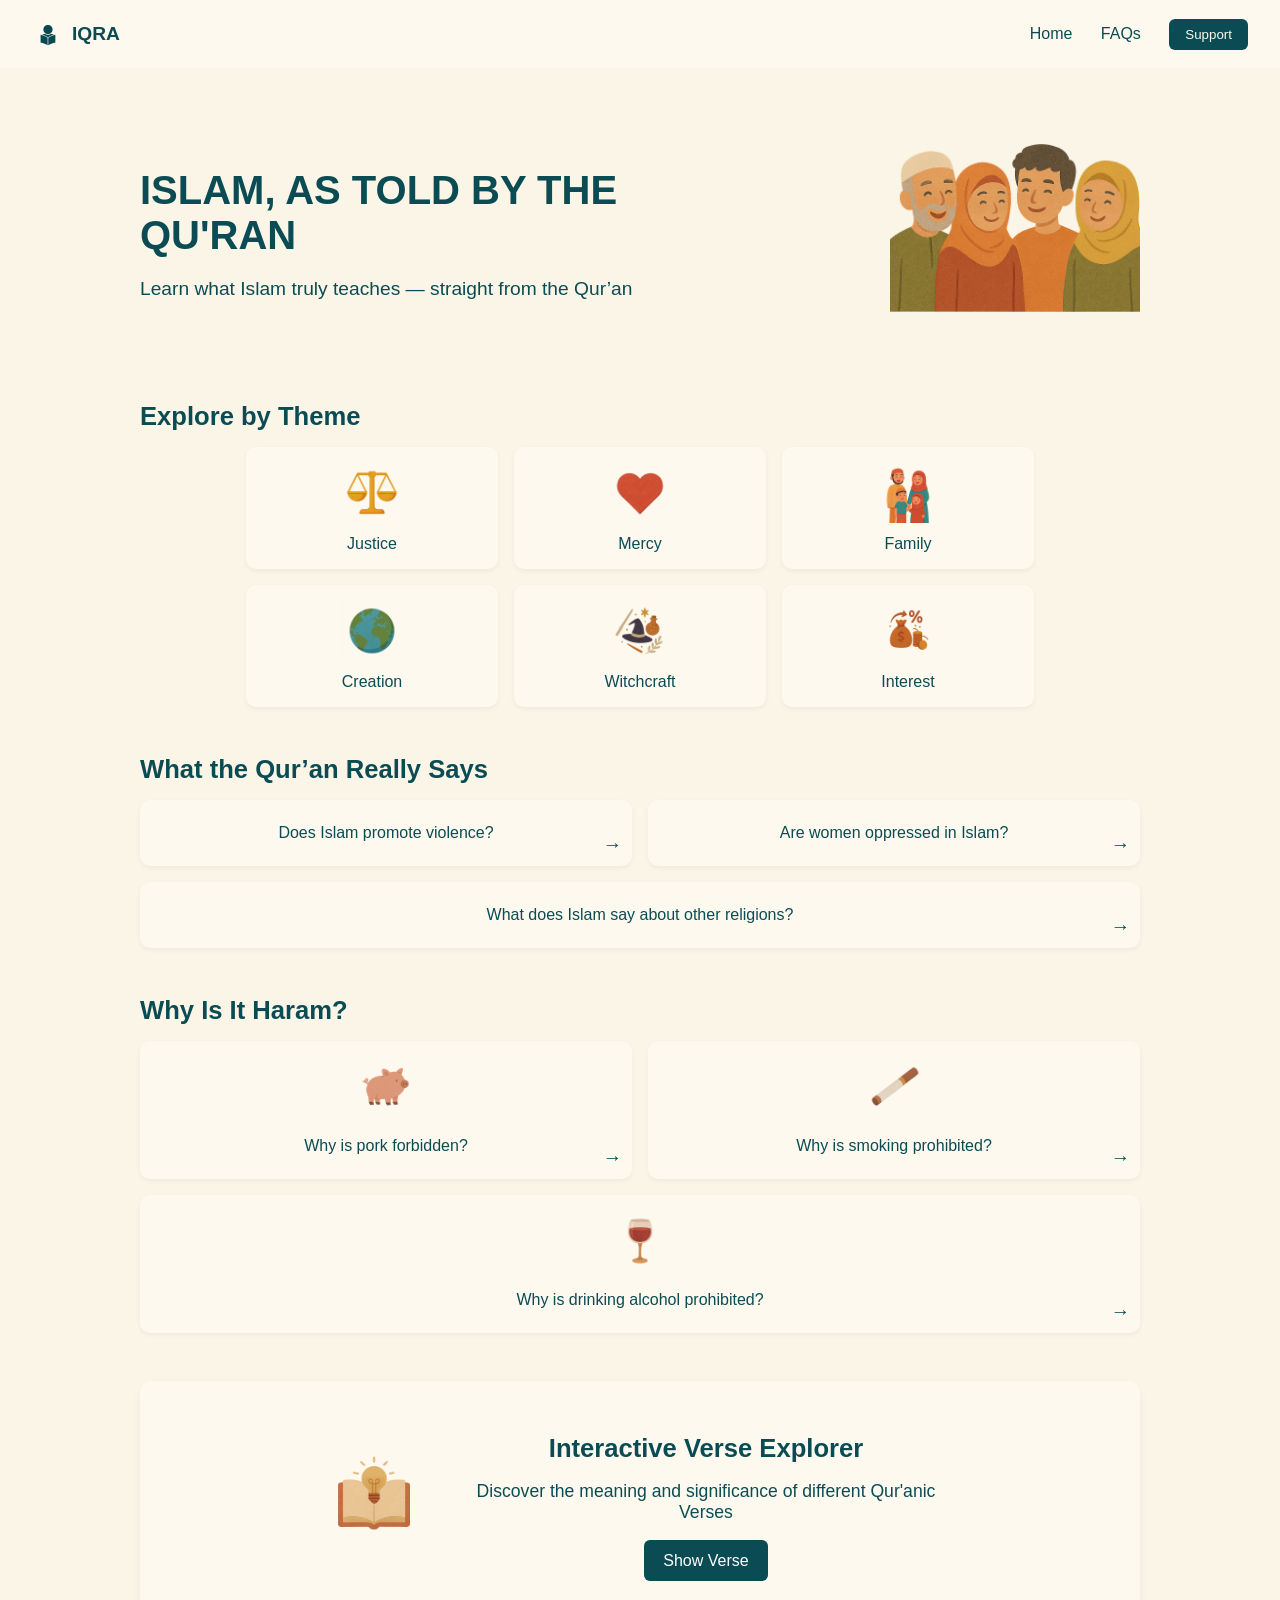
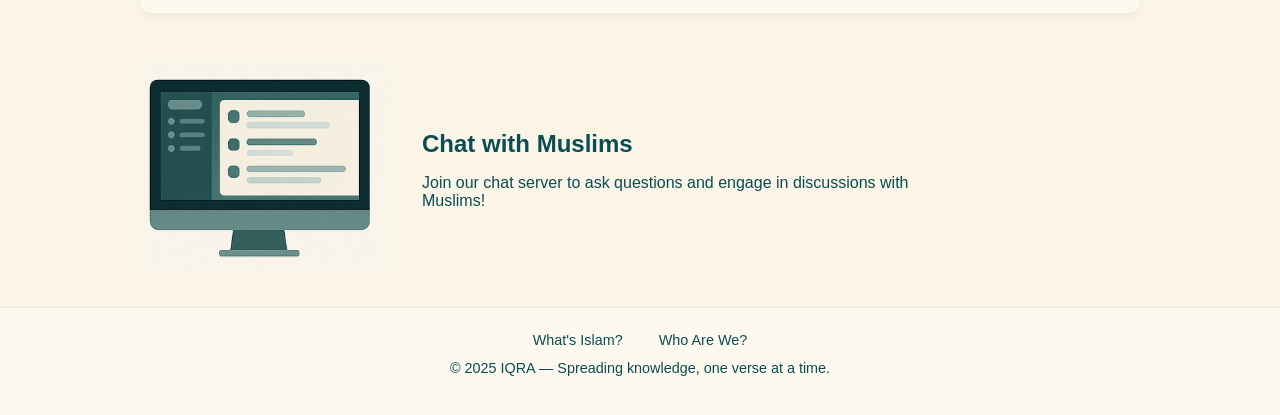
<file: index.html>
<!DOCTYPE html>
<html lang="en">
<head>
  <meta charset="UTF-8">
  <meta name="viewport" content="width=device-width, initial-scale=1.0">
  <title>IQRA</title>
  <link rel="stylesheet" href="./style.css">
</head>
<body>
  <header class="site-header">
    
    <div class="logo">
      <img src="./assets/images/logo.png" alt="IQRA Logo" class="logo-img">
      IQRA
    </div>    

    <nav>
      <a href="#">Home</a>
      <a href="#">FAQs</a> 
      <button class="support">Support</button>
    </nav>
  </header>

  <main class="container">
    <section class="hero">
      <div class="text-content">
        <h1>ISLAM, AS TOLD BY THE QU'RAN</h1>
        <p>Learn what Islam truly teaches — straight from the Qur’an</p>
      </div>
      <div class="image-content">
        <img src="./assets/images/muslims2.png" alt="Illustration of a Muslim woman holding the Qur'an">
      </div>
    </section>

    <!-- Explore by Theme Section -->
    <section class="themes">
      <h2>Explore by Theme</h2>
      <div class="theme-cards">
    
        <a href="justice.html" class="card">
          <div class="icon">
            <img src="./assets/images/scale2.png" alt="Illustration of a scale">
          </div>
          <p>Justice</p>
        </a>
    
        <a href="mercy.html" class="card">
          <div class="icon">
            <img src="./assets/images/heart2.png" alt="Illustration of a heart">
          </div>
          <p>Mercy</p>
        </a>
    
        <a href="family.html" class="card">
          <div class="icon">
            <img src="./assets/images/familyFront.png" alt="Illustration of a hijabi lady">
          </div>
          <p>Family</p>
        </a>
    
        <a href="creation.html" class="card">
          <div class="icon">
            <img src="./assets/images/environment2.png" alt="Illustration of the globe">
          </div>
          <p>Creation</p>
        </a>

<!-- Magic Card -->
<a href="witchcraft.html" class="card">
  <div class="icon">
    <img src="./assets/images/witchcraft.png" alt="Illustration of witchcraft">
  </div>
  <p>Witchcraft</p>
</a>

<!-- Interest Card -->
<a href="interest.html" class="card">
  <div class="icon">
    <img src="./assets/images/interest.png" alt="Illustration of a lightbulb or book">
  </div>
  <p>Interest</p>
</a>





    
      </div>
    </section>

    <!-- What the Qur’an Really Says Section -->

<section class="quran-says">
  <h2>What the Qur’an Really Says</h2>
  <div class="question-cards">
    <a href="violence.html" class="card">
      <div class="icon"></div>
      <p>Does Islam promote violence?</p>
      <span class="arrow">→</span>
    </a>
    <a href="women.html" class="card">
      <div class="icon"></div>
      <p>Are women oppressed in Islam?</p>
      <span class="arrow">→</span>
    </a>
    <a href="otherBooks.html" class="card">
      <div class="icon"></div>
      <p>What does Islam say about other religions?</p>
      <span class="arrow">→</span>
    </a>
  </div>
</section>


    <!-- Why Is It Haram Section -->
    <section class="questions">
      <h2>Why Is It Haram?</h2>
      <div class="question-cards">
    
        <a href="pork.html" class="card">
          <div class="icon">
            <img src="./assets/images/pig2.png" alt="Illustration of a pig">
          </div>
          <p>Why is pork forbidden?</p>
          <span class="arrow">→</span>
        </a>
    
        <a href="smoking.html" class="card">
          <div class="icon">
            <img src="./assets/images/cig.png" alt="Illustration of a cigarette">
          </div>
          <p>Why is smoking prohibited?</p>
          <span class="arrow">→</span>
        </a>
    
        <a href="alcohol.html" class="card">
          <div class="icon">
            <img src="./assets/images/wine.png" alt="Illustration of an alcoholic drink">
          </div>
          <p>Why is drinking alcohol prohibited?</p>
          <span class="arrow">→</span>
        </a>
    
      </div>
    </section>
    

    <!-- Random Verse Generator Section -->
    <section class="random-verse">
      <div class="verse-icon">
        <img src="./assets/images/insight.png" alt="Verse icon">
      </div>
      <div class="verse-text">
        <h2>Interactive Verse Explorer</h2>
        <p id="verse-text">Discover the meaning and significance of different Qur'anic Verses</p>
        <p id="verse-explanation"></p>
        <button onclick="showVerse()">Show Verse</button>
      </div>
    </section>
    
    
    <script>
      const verses = [
  {
    text: "Indeed, with hardship comes ease. (94:6)",
    explanation: "This verse reassures that after every difficulty, relief and ease will follow. It's repeated twice in the surah for emphasis."
  },
  {
    text: "God does not burden a soul beyond what it can bear. (2:286)",
    explanation: "Allah reminds us that we will never be tested with more than we can handle, encouraging patience and strength."
  },
  {
    text: "Say, 'My Lord has commanded justice.' (7:29)",
    explanation: "The Qur’an places a strong emphasis on fairness and moral responsibility, rooted in divine guidance."
  }
];

    
function showVerse() {
  const box = document.getElementById("verse-text");
  const explain = document.getElementById("verse-explanation");
  const random = verses[Math.floor(Math.random() * verses.length)];
  box.textContent = random.text;
  explain.textContent = random.explanation;
}

    </script>
    
    <!-- Chat with Muslims Section -->
    <section class="chat">
      <div class="chat-image">
        <img src="./assets/images/computer.png" alt="Chat interface illustration">
      </div>
      <div class="chat-text">
        <h2>Chat with Muslims</h2>
        <p>Join our chat server to ask questions and engage in discussions with Muslims!</p>
      </div>
    </section>
  </main>

  <footer class="site-footer">
    <div class="footer-content">
      <a href="islam.html">What's Islam?</a>
      <a href="whoRwe.html">Who Are We?</a>
      <p>&copy; 2025 IQRA — Spreading knowledge, one verse at a time.</p>
      <div class="footer-links">
      </div>
    </div>
  </footer>
  
</body>
</html>
</file>
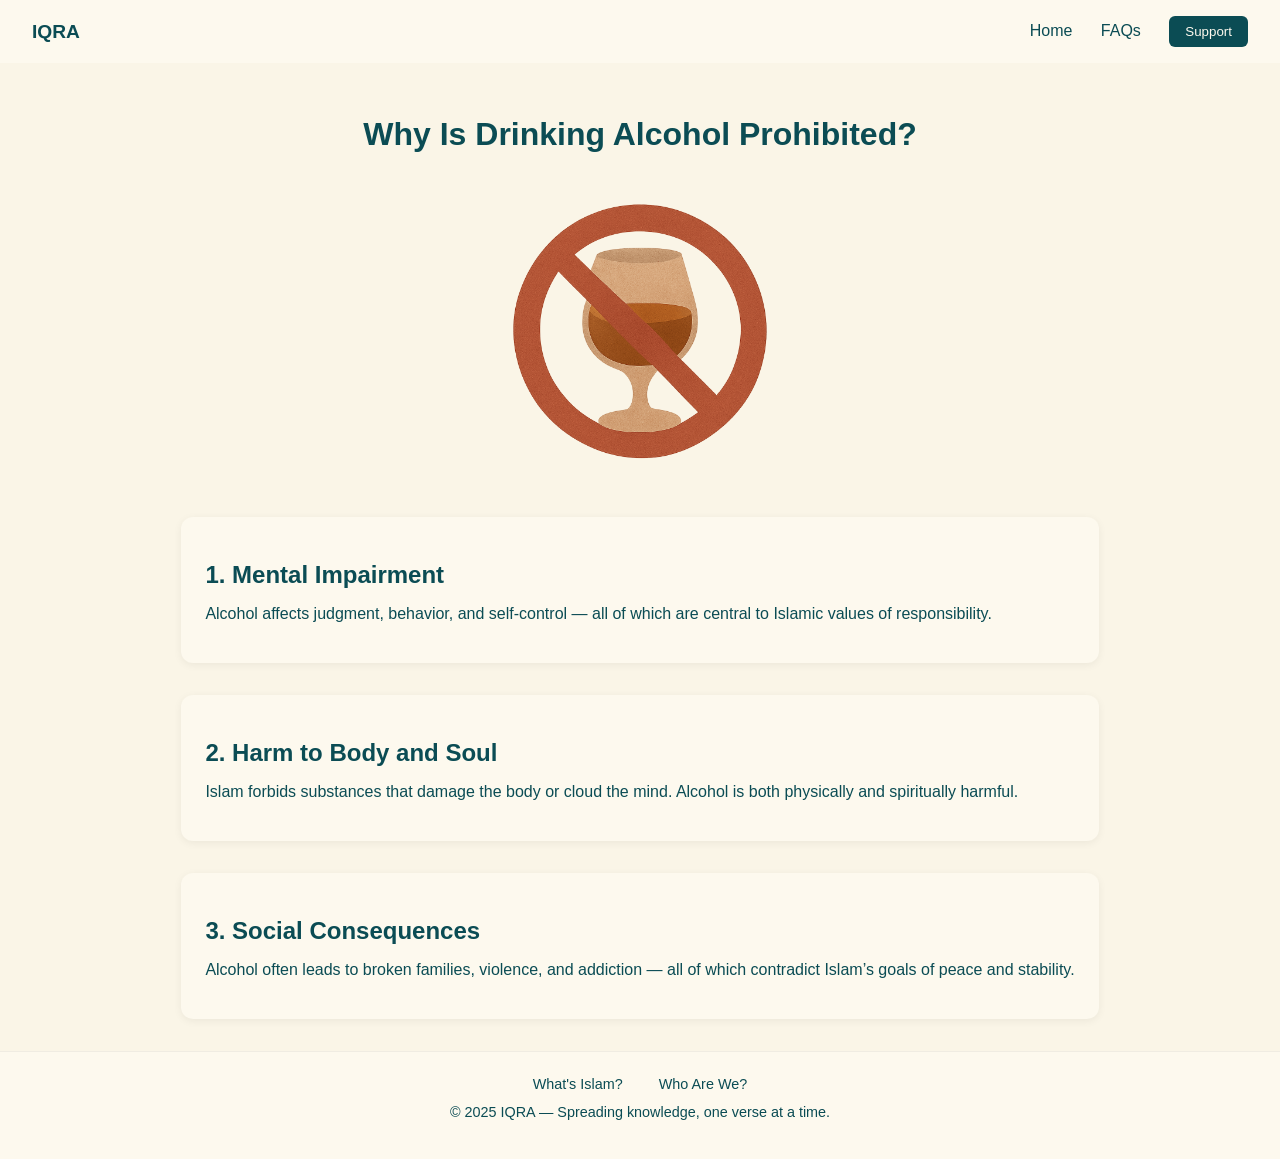
<file: alcohol.html>
<!DOCTYPE html>
<html lang="en">
<head>
  <meta charset="UTF-8" />
  <meta name="viewport" content="width=device-width, initial-scale=1.0" />
  <title>Why Is Drinking Alcohol Prohibited?</title>
  <link rel="stylesheet" href="style.css" />
</head>
<body class="alcohol-page">
  <header class="site-header">
    <div class="logo">IQRA</div>
    <nav>
      <a href="index.html">Home</a>

      <a href="faq.html">FAQs</a>
      <button class="support">Support</button>
    </nav>
  </header>
  <main class="container alcohol-section">
    <h1>Why Is Drinking Alcohol Prohibited?</h1>

    <div class="alcohol-illustration">
      <img src="./assets/images/noAlcohol.png" alt="Illustration explaining why alcohol is prohibited" />
    </div>

    <div class="alcohol-reasons">
      <div class="reason">
        <h2>1. Mental Impairment</h2>
        <p>Alcohol affects judgment, behavior, and self-control — all of which are central to Islamic values of responsibility.</p>
      </div>
      <div class="reason">
        <h2>2. Harm to Body and Soul</h2>
        <p>Islam forbids substances that damage the body or cloud the mind. Alcohol is both physically and spiritually harmful.</p>
      </div>
      <div class="reason">
        <h2>3. Social Consequences</h2>
        <p>Alcohol often leads to broken families, violence, and addiction — all of which contradict Islam’s goals of peace and stability.</p>
      </div>
    </div>
  </main>
  <footer class="site-footer">
    <div class="footer-content">
      <a href="islam.html">What's Islam?</a>
      <a href="whoRwe.html">Who Are We?</a>
      <p>&copy; 2025 IQRA — Spreading knowledge, one verse at a time.</p>
    </div>
  </footer>
</body>
</html>
</file>
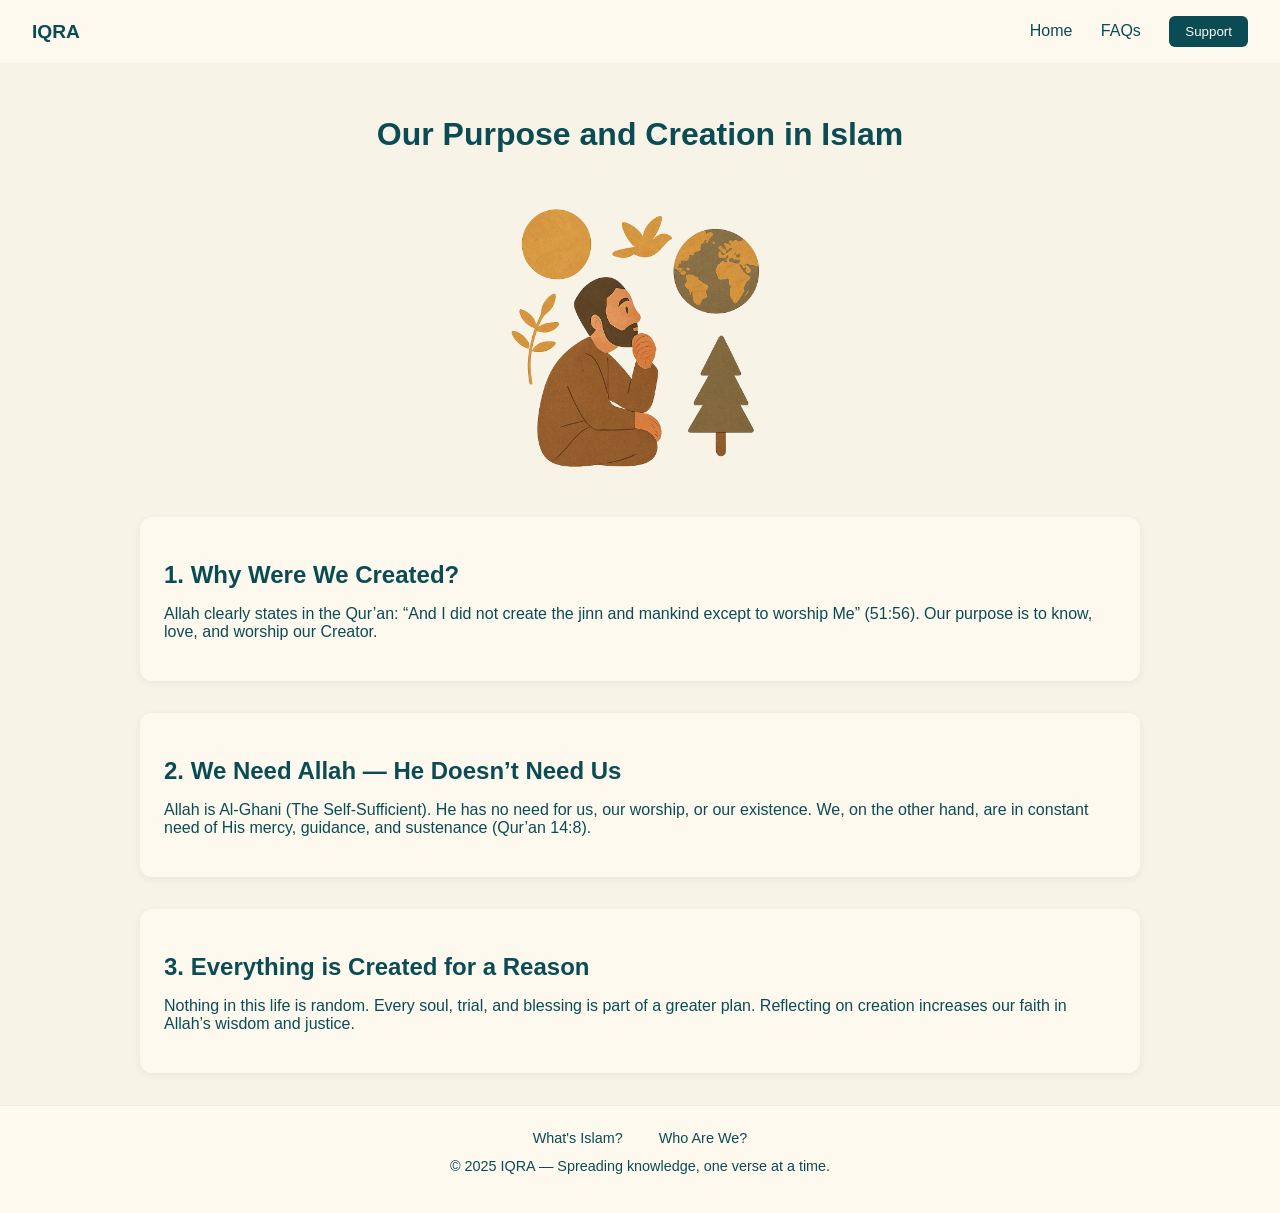
<file: creation.html>
<!DOCTYPE html>
<html lang="en">
<head>
  <meta charset="UTF-8" />
  <meta name="viewport" content="width=device-width, initial-scale=1.0" />
  <title>Creation in Islam</title>
  <link rel="stylesheet" href="style.css" />
</head>
<body class="creation-page">
  <header class="site-header">
    <div class="logo">IQRA</div>
    <nav>
      <a href="index.html">Home</a>

      <a href="faq.html">FAQs</a>
      <button class="support">Support</button>
    </nav>
  </header>
  <main class="container creation-section">
    <h1>Our Purpose and Creation in Islam</h1>

    <div class="creation-illustration">
      <img src="./assets/images/ponder.png" alt="Illustration of creation in Islam" />
    </div>

    <div class="creation-values">
      <div class="value">
        <h2>1. Why Were We Created?</h2>
        <p>Allah clearly states in the Qur’an: “And I did not create the jinn and mankind except to worship Me” (51:56). Our purpose is to know, love, and worship our Creator.</p>
      </div>

      <div class="value">
        <h2>2. We Need Allah — He Doesn’t Need Us</h2>
        <p>Allah is Al-Ghani (The Self-Sufficient). He has no need for us, our worship, or our existence. We, on the other hand, are in constant need of His mercy, guidance, and sustenance (Qur’an 14:8).</p>
      </div>

      <div class="value">
        <h2>3. Everything is Created for a Reason</h2>
        <p>Nothing in this life is random. Every soul, trial, and blessing is part of a greater plan. Reflecting on creation increases our faith in Allah’s wisdom and justice.</p>
      </div>
    </div>
  </main>
  <footer class="site-footer">
    <div class="footer-content">
      <a href="islam.html">What's Islam?</a>
      <a href="whoRwe.html">Who Are We?</a>
      <p>&copy; 2025 IQRA — Spreading knowledge, one verse at a time.</p>
    </div>
  </footer>
</body>
</html>
</file>
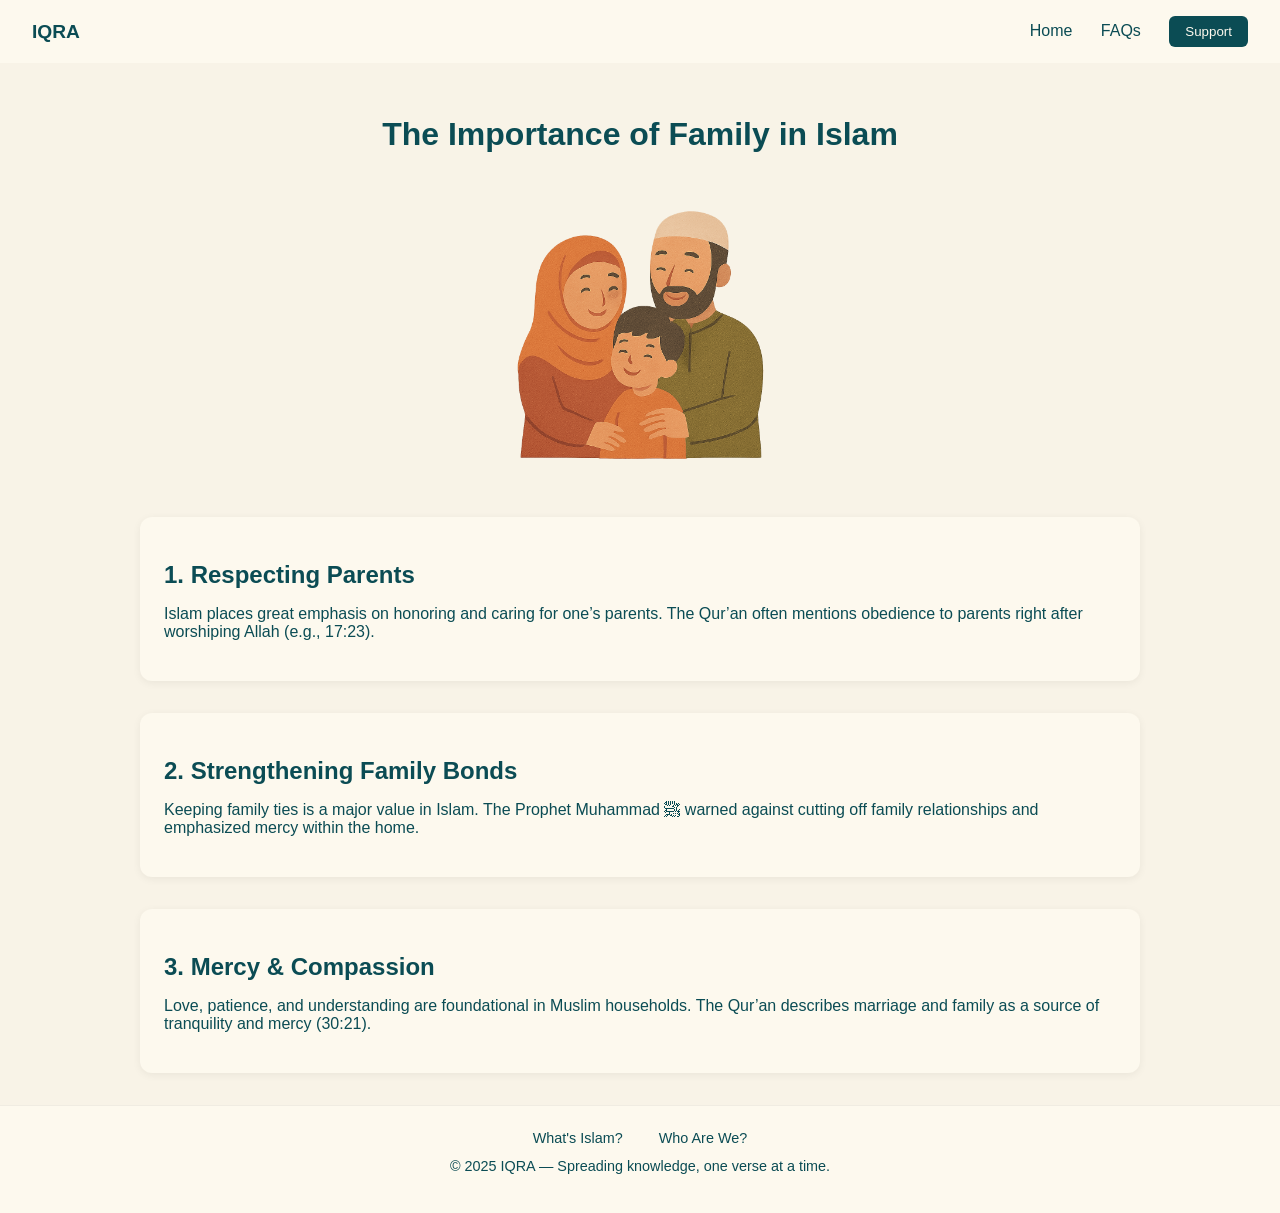
<file: family.html>
<!DOCTYPE html>
<html lang="en">
<head>
  <meta charset="UTF-8" />
  <meta name="viewport" content="width=device-width, initial-scale=1.0" />
  <title>Family in Islam</title>
  <link rel="stylesheet" href="style.css" />
</head>
<body class="family-page">
  <header class="site-header">
    <div class="logo">IQRA</div>
    <nav>
      <a href="index.html">Home</a>

      <a href="faq.html">FAQs</a>
      <button class="support">Support</button>
    </nav>
  </header>
  <main class="container family-section">
    <h1>The Importance of Family in Islam</h1>

    <div class="family-illustration">
      <img src="./assets/images/family3.png" alt="Illustration of a Muslim family" />
    </div>

    <div class="family-values">
      <div class="value">
        <h2>1. Respecting Parents</h2>
        <p>Islam places great emphasis on honoring and caring for one’s parents. The Qur’an often mentions obedience to parents right after worshiping Allah (e.g., 17:23).</p>
      </div>

      <div class="value">
        <h2>2. Strengthening Family Bonds</h2>
        <p>Keeping family ties is a major value in Islam. The Prophet Muhammad ﷺ warned against cutting off family relationships and emphasized mercy within the home.</p>
      </div>

      <div class="value">
        <h2>3. Mercy & Compassion</h2>
        <p>Love, patience, and understanding are foundational in Muslim households. The Qur’an describes marriage and family as a source of tranquility and mercy (30:21).</p>
      </div>
    </div>
  </main>
  <footer class="site-footer">
    <div class="footer-content">
      <a href="islam.html">What's Islam?</a>
      <a href="whoRwe.html">Who Are We?</a>
      <p>&copy; 2025 IQRA — Spreading knowledge, one verse at a time.</p>
    </div>
  </footer>
</body>
</html>
</file>
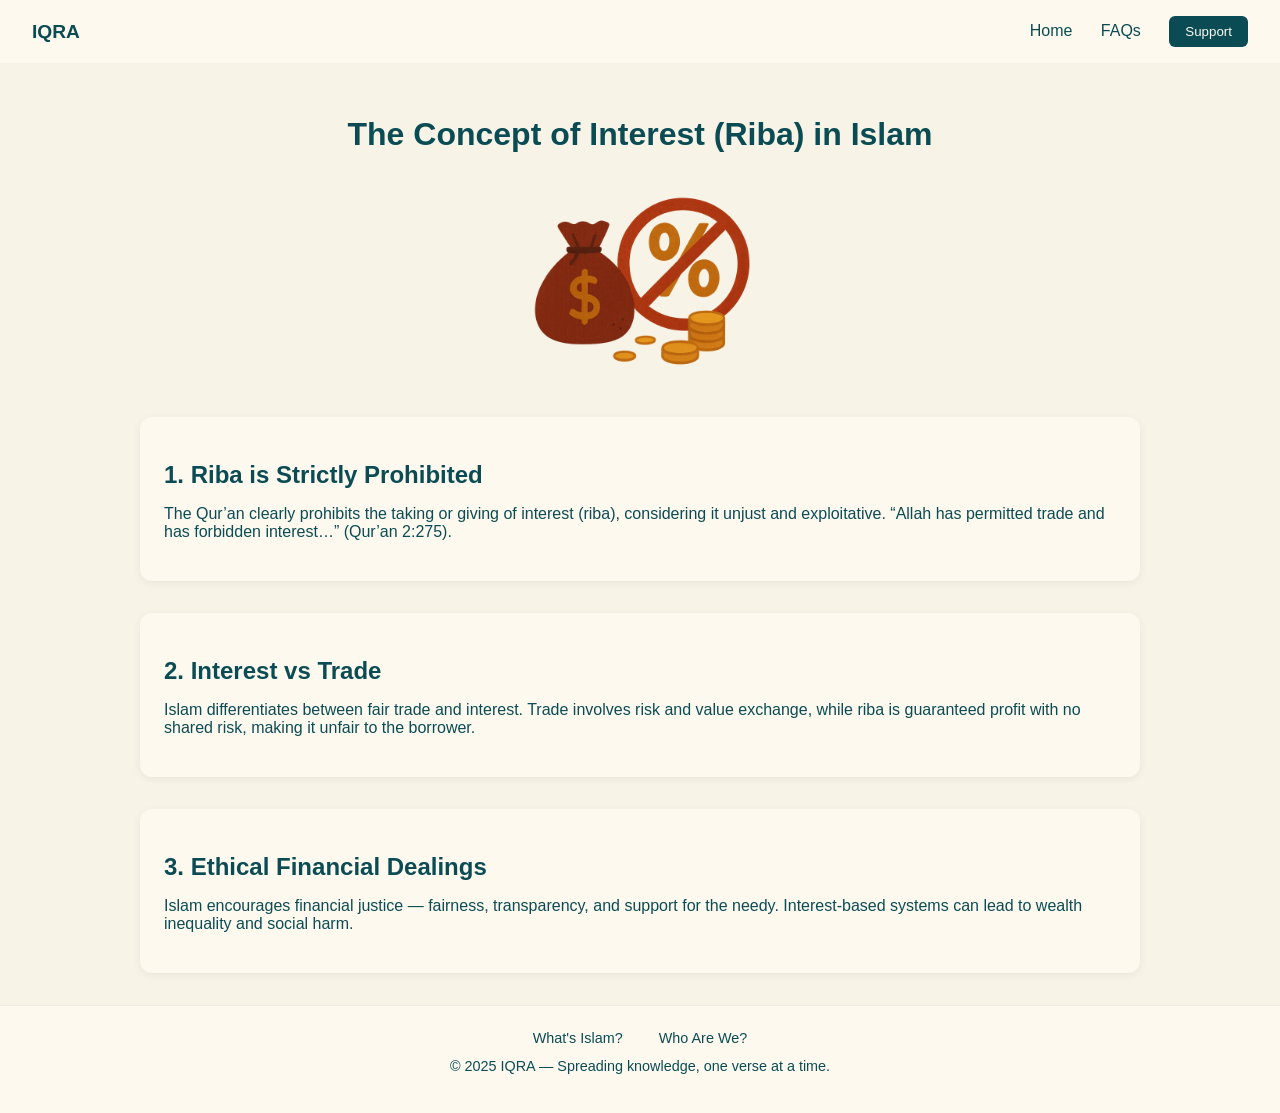
<file: interest.html>
<!DOCTYPE html>
<html lang="en">
<head>
  <meta charset="UTF-8" />
  <meta name="viewport" content="width=device-width, initial-scale=1.0" />
  <title>Interest in Islam</title>
  <link rel="stylesheet" href="style.css" />
</head>
<body class="interest-page">
  <header class="site-header">
    <div class="logo">IQRA</div>
    <nav>
      <a href="index.html">Home</a>
      <a href="faq.html">FAQs</a>
      <button class="support">Support</button>
    </nav>
  </header>

  <main class="container interest-section">
    <h1>The Concept of Interest (Riba) in Islam</h1>

    <div class="interest-illustration">
      <img src="./assets/images/riba.png" alt="Illustration symbolizing interest in Islam" />
    </div>

    <div class="interest-values">
      <div class="value">
        <h2>1. Riba is Strictly Prohibited</h2>
        <p>The Qur’an clearly prohibits the taking or giving of interest (riba), considering it unjust and exploitative. “Allah has permitted trade and has forbidden interest…” (Qur’an 2:275).</p>
      </div>

      <div class="value">
        <h2>2. Interest vs Trade</h2>
        <p>Islam differentiates between fair trade and interest. Trade involves risk and value exchange, while riba is guaranteed profit with no shared risk, making it unfair to the borrower.</p>
      </div>

      <div class="value">
        <h2>3. Ethical Financial Dealings</h2>
        <p>Islam encourages financial justice — fairness, transparency, and support for the needy. Interest-based systems can lead to wealth inequality and social harm.</p>
      </div>
    </div>
    
  </main>

  <footer class="site-footer">
    <div class="footer-content">
      <a href="islam.html">What's Islam?</a>
      <a href="whoRwe.html">Who Are We?</a>
      <p>&copy; 2025 IQRA — Spreading knowledge, one verse at a time.</p>
    </div>
  </footer>
</body>
</html>
</file>
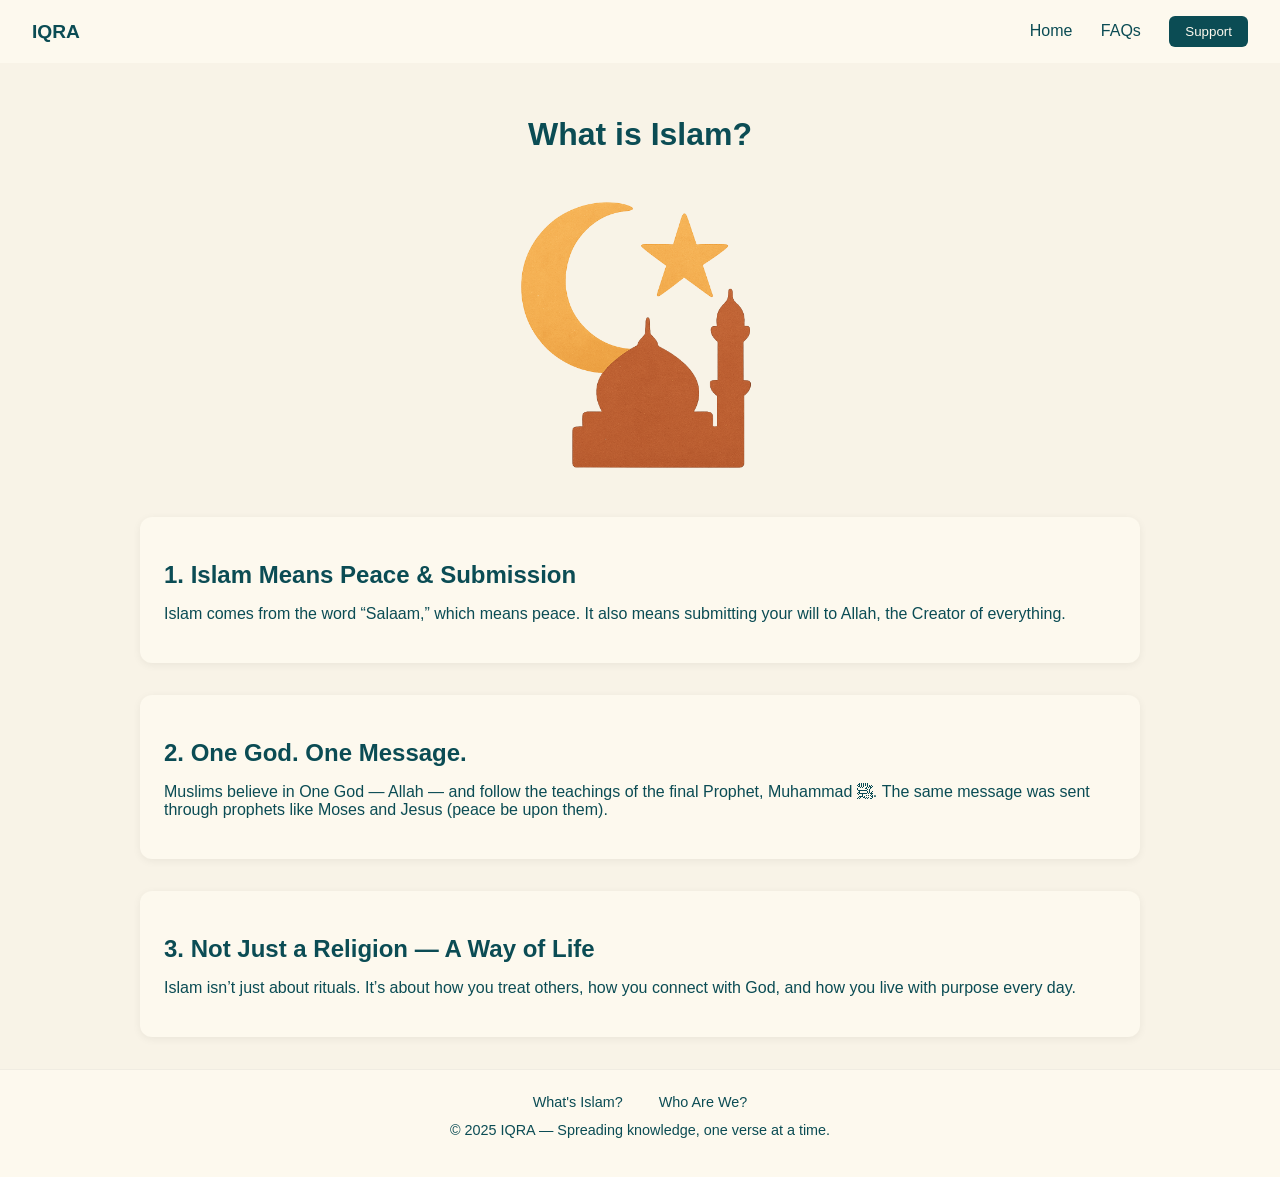
<file: islam.html>
<!DOCTYPE html>
<html lang="en">
<head>
  <meta charset="UTF-8" />
  <meta name="viewport" content="width=device-width, initial-scale=1.0" />
  <title>What's Islam?</title>
  <link rel="stylesheet" href="style.css" />
</head>
<body class="creation-page">
  <header class="site-header">
    <div class="logo">IQRA</div>
    <nav>
      <a href="index.html">Home</a>

      <a href="faq.html">FAQs</a>
      <button class="support">Support</button>
    </nav>
  </header>

  <main class="container creation-section">
    <h1>What is Islam?</h1>

    <div class="creation-illustration">
      <img src="./assets/images/mosque.png" alt="Illustration of Qur’an or Islamic symbol" />
    </div>

    <div class="creation-values">
      <div class="value">
        <h2>1. Islam Means Peace & Submission</h2>
        <p>Islam comes from the word “Salaam,” which means peace. It also means submitting your will to Allah, the Creator of everything.</p>
      </div>

      <div class="value">
        <h2>2. One God. One Message.</h2>
        <p>Muslims believe in One God — Allah — and follow the teachings of the final Prophet, Muhammad ﷺ. The same message was sent through prophets like Moses and Jesus (peace be upon them).</p>
      </div>

      <div class="value">
        <h2>3. Not Just a Religion — A Way of Life</h2>
        <p>Islam isn’t just about rituals. It’s about how you treat others, how you connect with God, and how you live with purpose every day.</p>
      </div>
    </div>
  </main>

  <footer class="site-footer">
    <div class="footer-content">
      <a href="islam.html">What's Islam?</a>
      <a href="whoRwe.html">Who Are We?</a>
      <p>&copy; 2025 IQRA — Spreading knowledge, one verse at a time.</p>
    </div>
  </footer>
</body>
</html>
</file>
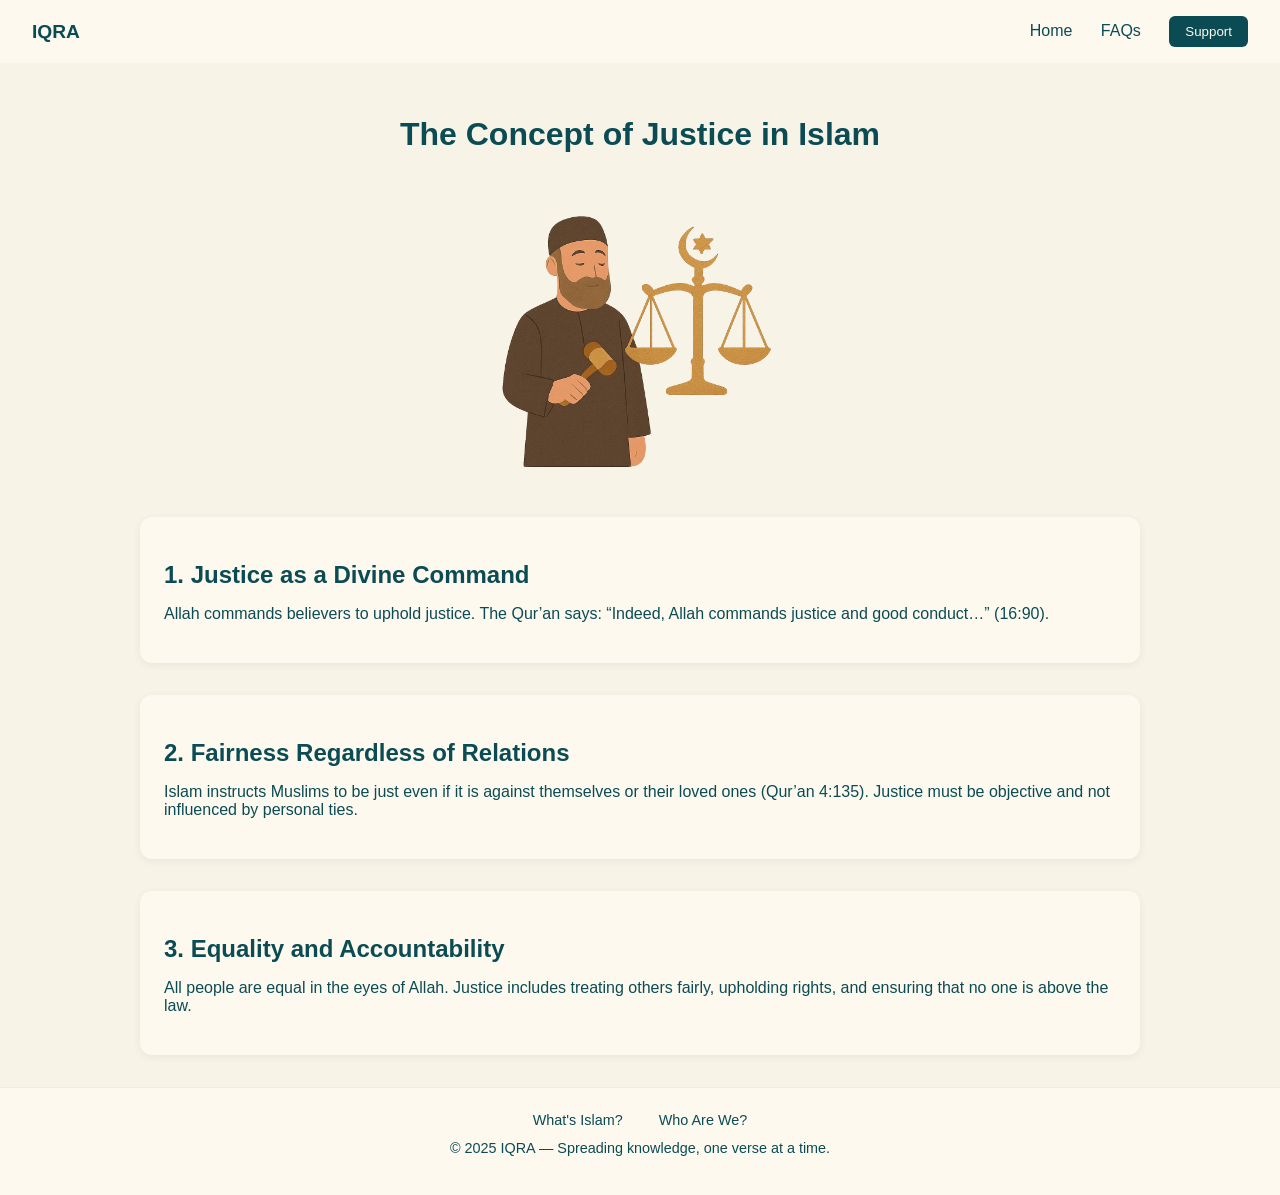
<file: justice.html>
<!DOCTYPE html>
<html lang="en">
<head>
  <meta charset="UTF-8" />
  <meta name="viewport" content="width=device-width, initial-scale=1.0" />
  <title>Justice in Islam</title>
  <link rel="stylesheet" href="style.css" />
</head>
<body class="justice-page">
  <header class="site-header">
    <div class="logo">IQRA</div>
    <nav>
      <a href="index.html">Home</a>

      <a href="faq.html">FAQs</a>
      <button class="support">Support</button>
    </nav>
  </header>
  <main class="container justice-section">
    <h1>The Concept of Justice in Islam</h1>

    <div class="justice-illustration">
      <img src="./assets/images/manJust.png" alt="Illustration symbolizing justice in Islam" />
    </div>

    <div class="justice-values">
      <div class="value">
        <h2>1. Justice as a Divine Command</h2>
        <p>Allah commands believers to uphold justice. The Qur’an says: “Indeed, Allah commands justice and good conduct…” (16:90).</p>
      </div>

      <div class="value">
        <h2>2. Fairness Regardless of Relations</h2>
        <p>Islam instructs Muslims to be just even if it is against themselves or their loved ones (Qur’an 4:135). Justice must be objective and not influenced by personal ties.</p>
      </div>

      <div class="value">
        <h2>3. Equality and Accountability</h2>
        <p>All people are equal in the eyes of Allah. Justice includes treating others fairly, upholding rights, and ensuring that no one is above the law.</p>
      </div>
    </div>
    
  </main>
  <footer class="site-footer">
    <div class="footer-content">
      <a href="islam.html">What's Islam?</a>
      <a href="whoRwe.html">Who Are We?</a>
      <p>&copy; 2025 IQRA — Spreading knowledge, one verse at a time.</p>
    </div>
  </footer>
</body>
</html>
</file>
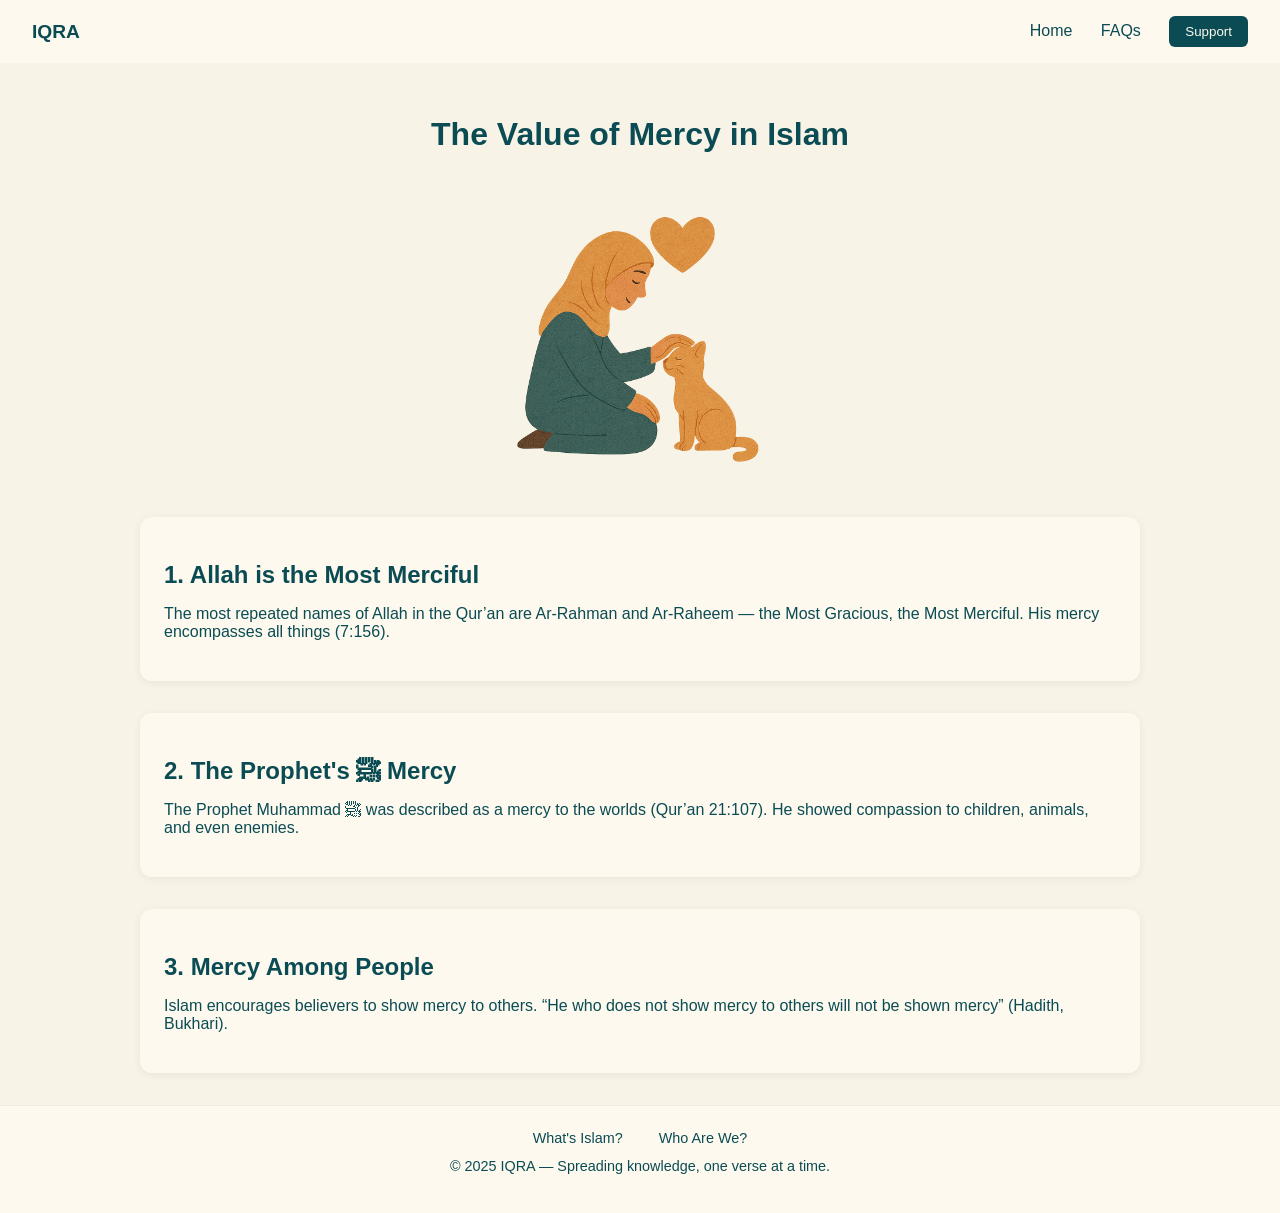
<file: mercy.html>
<!DOCTYPE html>
<html lang="en">
<head>
  <meta charset="UTF-8" />
  <meta name="viewport" content="width=device-width, initial-scale=1.0" />
  <title>Mercy in Islam</title>
  <link rel="stylesheet" href="style.css" />
</head>
<body class="mercy-page">
  <header class="site-header">
    <div class="logo">IQRA</div>
    <nav>
      <a href="index.html">Home</a>

      <a href="faq.html">FAQs</a>
      <button class="support">Support</button>
    </nav>
  </header>
  <main class="container mercy-section">
    <h1>The Value of Mercy in Islam</h1>

    <div class="mercy-illustration">
      <img src="./assets/images/cat2.png" alt="Illustration representing mercy in Islam" />
    </div>

    <div class="mercy-values">
      <div class="value">
        <h2>1. Allah is the Most Merciful</h2>
        <p>The most repeated names of Allah in the Qur’an are Ar-Rahman and Ar-Raheem — the Most Gracious, the Most Merciful. His mercy encompasses all things (7:156).</p>
      </div>

      <div class="value">
        <h2>2. The Prophet's ﷺ Mercy</h2>
        <p>The Prophet Muhammad ﷺ was described as a mercy to the worlds (Qur’an 21:107). He showed compassion to children, animals, and even enemies.</p>
      </div>

      <div class="value">
        <h2>3. Mercy Among People</h2>
        <p>Islam encourages believers to show mercy to others. “He who does not show mercy to others will not be shown mercy” (Hadith, Bukhari).</p>
      </div>
    </div>
  </main>
  <footer class="site-footer">
    <div class="footer-content">
      <a href="islam.html">What's Islam?</a>
      <a href="whoRwe.html">Who Are We?</a>
      <p>&copy; 2025 IQRA — Spreading knowledge, one verse at a time.</p>
    </div>
  </footer>
</body>
</html>
</file>
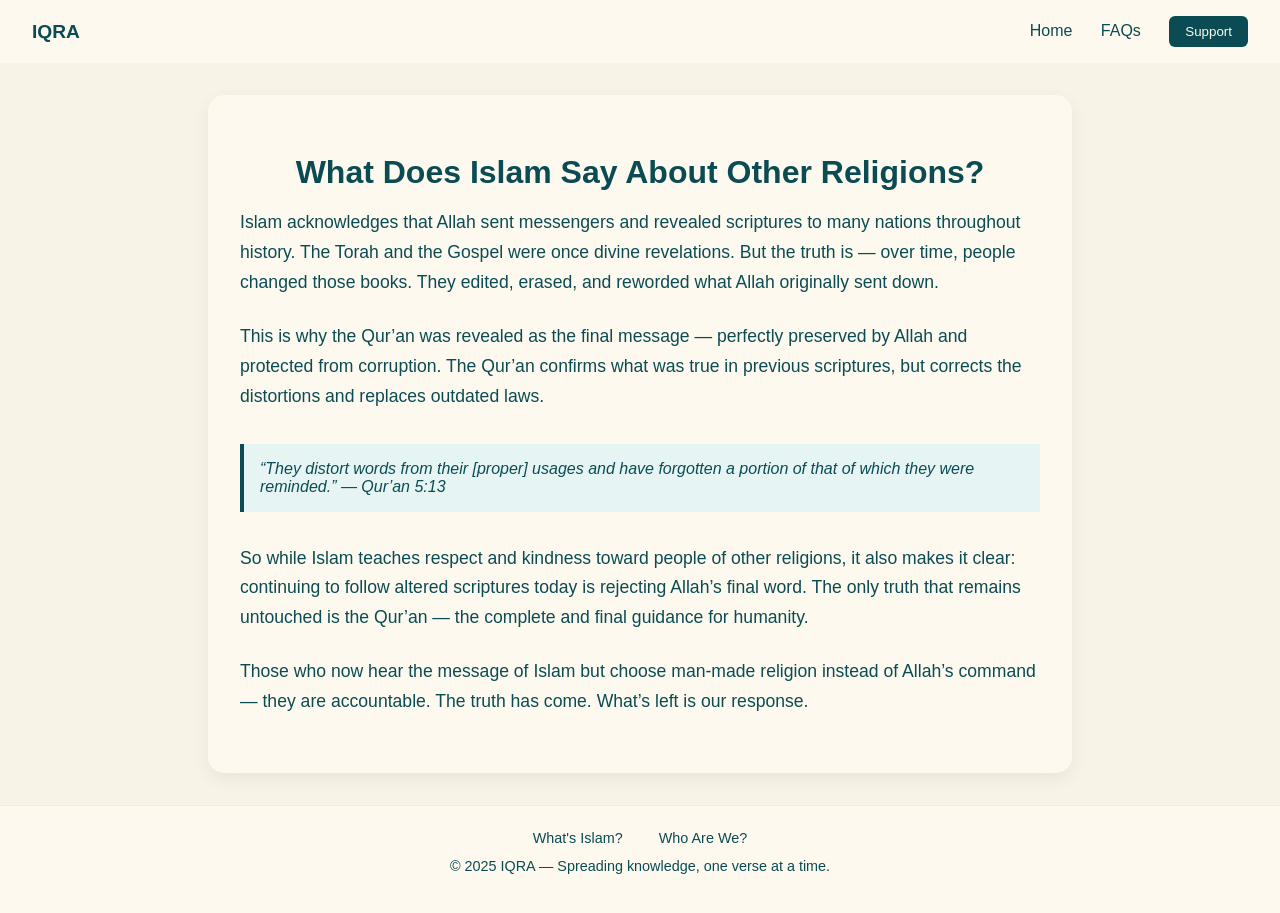
<file: otherBooks.html>
<!DOCTYPE html>
<html lang="en">
<head>
  <meta charset="UTF-8" />
  <meta name="viewport" content="width=device-width, initial-scale=1.0"/>
  <title>What Does Islam Say About Other Religions?</title>
  <link rel="stylesheet" href="style.css" />
  <style>
    body {
      background-color: rgb(248, 243, 231);
      font-family: 'Segoe UI', Tahoma, Geneva, Verdana, sans-serif;
      color: #0b4c54;
    }

    .content {
      max-width: 800px;
      margin: 2rem auto;
      padding: 2rem;
      background-color:   rgb(253, 249, 238);
      border-radius: 16px;
      box-shadow: 0 6px 18px rgba(0, 0, 0, 0.06);
    }

    .content h1 {
      color: #0b4c54;
      font-size: 2rem;
      margin-bottom: 1rem;
      text-align: center;
    }

    .content p {
      font-size: 1.1rem;
      line-height: 1.7;
      margin-bottom: 1.5rem;
    }

    .content blockquote {
      background-color: #e7f4f4;
      border-left: 4px solid #0b4c54;
      padding: 1rem;
      font-style: italic;
      margin: 2rem 0;
    }

    .site-footer {
      background-color: rgb(253, 249, 238);
      text-align: center;
      padding: 1.5rem 2rem;
      font-size: 0.9rem;
      color: rgb(11, 76, 84);
      border-top: 1px solid rgba(0, 0, 0, 0.05);
    }

    .site-footer a {
      color: rgb(11, 76, 84);
      text-decoration: none;
      margin: 0 1rem;
      font-weight: 500;
      display: inline-block;
    }

    .site-footer a:hover {
      text-decoration: underline;
    }

    .site-footer p {
      margin-top: 0.75rem;
    }
  </style>
</head>
<body>

  <header class="site-header">
    <div class="logo">IQRA</div>
    <nav>
      <a href="index.html">Home</a>
      <a href="faq.html">FAQs</a>
      <button class="support">Support</button>
    </nav>
  </header>

  <main>
    <section class="content">
      <h1>What Does Islam Say About Other Religions?</h1>

      <p>Islam acknowledges that Allah sent messengers and revealed scriptures to many nations throughout history. The Torah and the Gospel were once divine revelations. But the truth is — over time, people changed those books. They edited, erased, and reworded what Allah originally sent down.</p>

      <p>This is why the Qur’an was revealed as the final message — perfectly preserved by Allah and protected from corruption. The Qur’an confirms what was true in previous scriptures, but corrects the distortions and replaces outdated laws.</p>

      <blockquote>
        “They distort words from their [proper] usages and have forgotten a portion of that of which they were reminded.” — Qur’an 5:13
      </blockquote>

      <p>So while Islam teaches respect and kindness toward people of other religions, it also makes it clear: continuing to follow altered scriptures today is rejecting Allah’s final word. The only truth that remains untouched is the Qur’an — the complete and final guidance for humanity.</p>

      <p>Those who now hear the message of Islam but choose man-made religion instead of Allah’s command — they are accountable. The truth has come. What’s left is our response.</p>

    </section>
  </main>

  <footer class="site-footer">
    <a href="islam.html">What's Islam?</a>
      <a href="whoRwe.html">Who Are We?</a>
    <p>&copy; 2025 IQRA — Spreading knowledge, one verse at a time.</p>
  </footer>

</body>
</html>
</file>
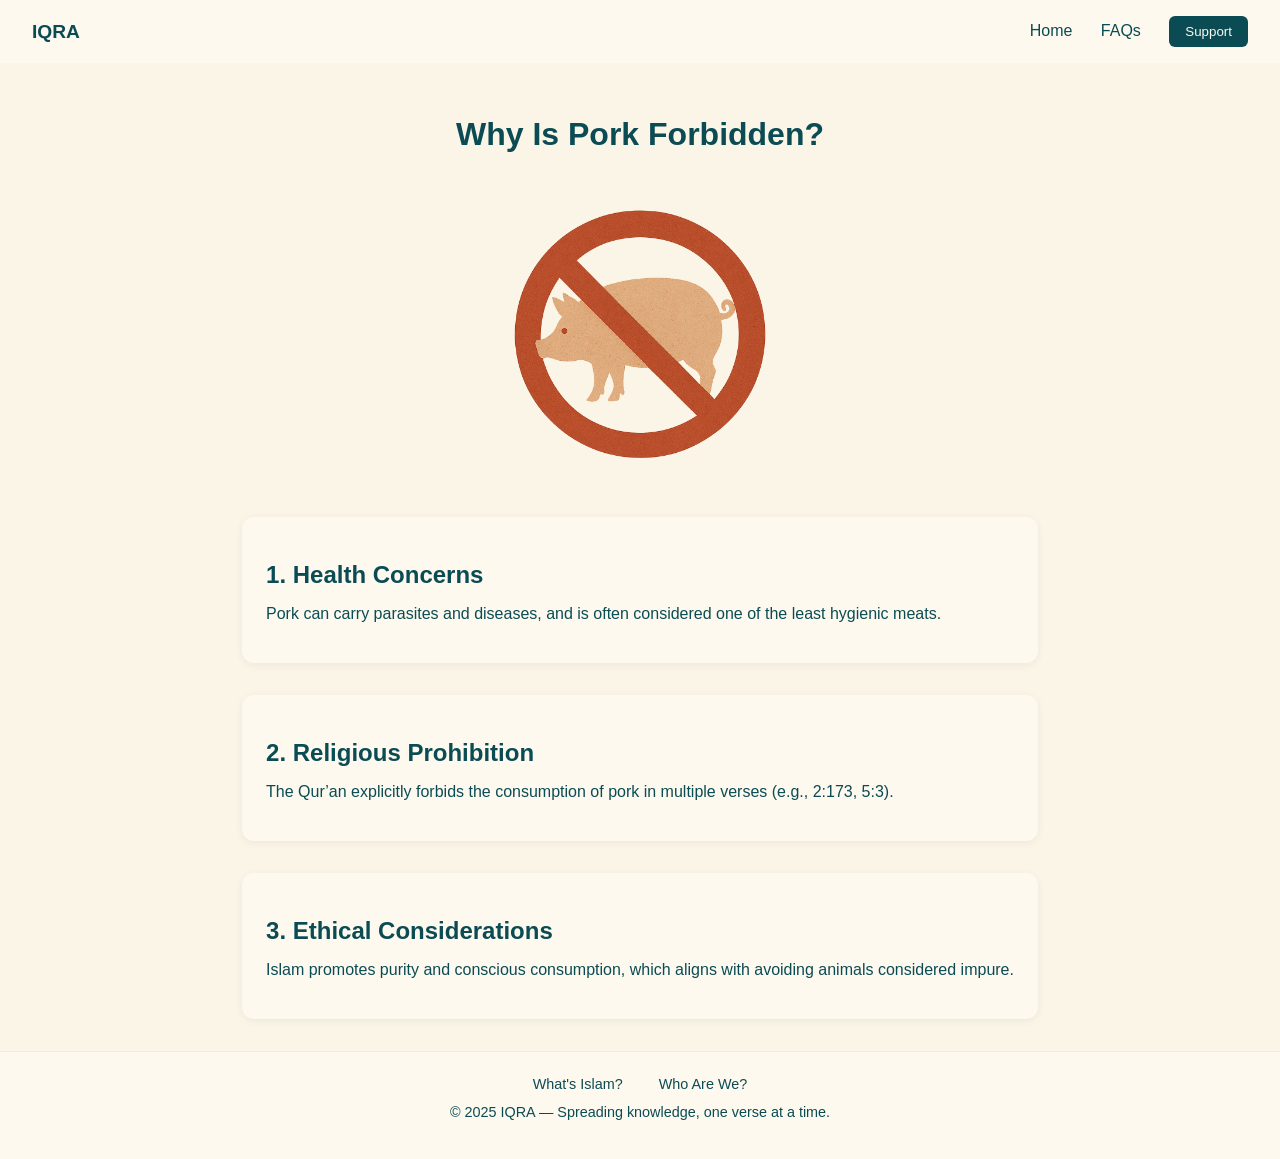
<file: pork.html>
<!DOCTYPE html>
<html lang="en">
<head>
  <meta charset="UTF-8" />
  <meta name="viewport" content="width=device-width, initial-scale=1.0" />
  <title>Why Is Pork Forbidden?</title>
  <link rel="stylesheet" href="style.css" />
</head>
<body class="pork-page">
  <header class="site-header">
    <div class="logo">IQRA</div>
    <nav>
      <a href="index.html">Home</a>

      <a href="faq.html">FAQs</a>
      <button class="support">Support</button>
    </nav>
  </header>
  <main class="container pork-section">
    <h1>Why Is Pork Forbidden?</h1>

    <div class="pork-illustration">
      <img src="./assets/images/noPork.png" alt="Illustration explaining why pork is forbidden" />
    </div>

    <div class="pork-reasons">
      <div class="reason">
        <h2>1. Health Concerns</h2>
        <p>Pork can carry parasites and diseases, and is often considered one of the least hygienic meats.</p>
      </div>
      <div class="reason">
        <h2>2. Religious Prohibition</h2>
        <p>The Qur’an explicitly forbids the consumption of pork in multiple verses (e.g., 2:173, 5:3).</p>
      </div>
      <div class="reason">
        <h2>3. Ethical Considerations</h2>
        <p>Islam promotes purity and conscious consumption, which aligns with avoiding animals considered impure.</p>
      </div>
    </div>
  </main>
  <footer class="site-footer">
    <div class="footer-content">
      <a href="islam.html">What's Islam?</a>
      <a href="whoRwe.html">Who Are We?</a>
      <p>&copy; 2025 IQRA — Spreading knowledge, one verse at a time.</p>
    </div>
  </footer>
</body>
</html>
</file>
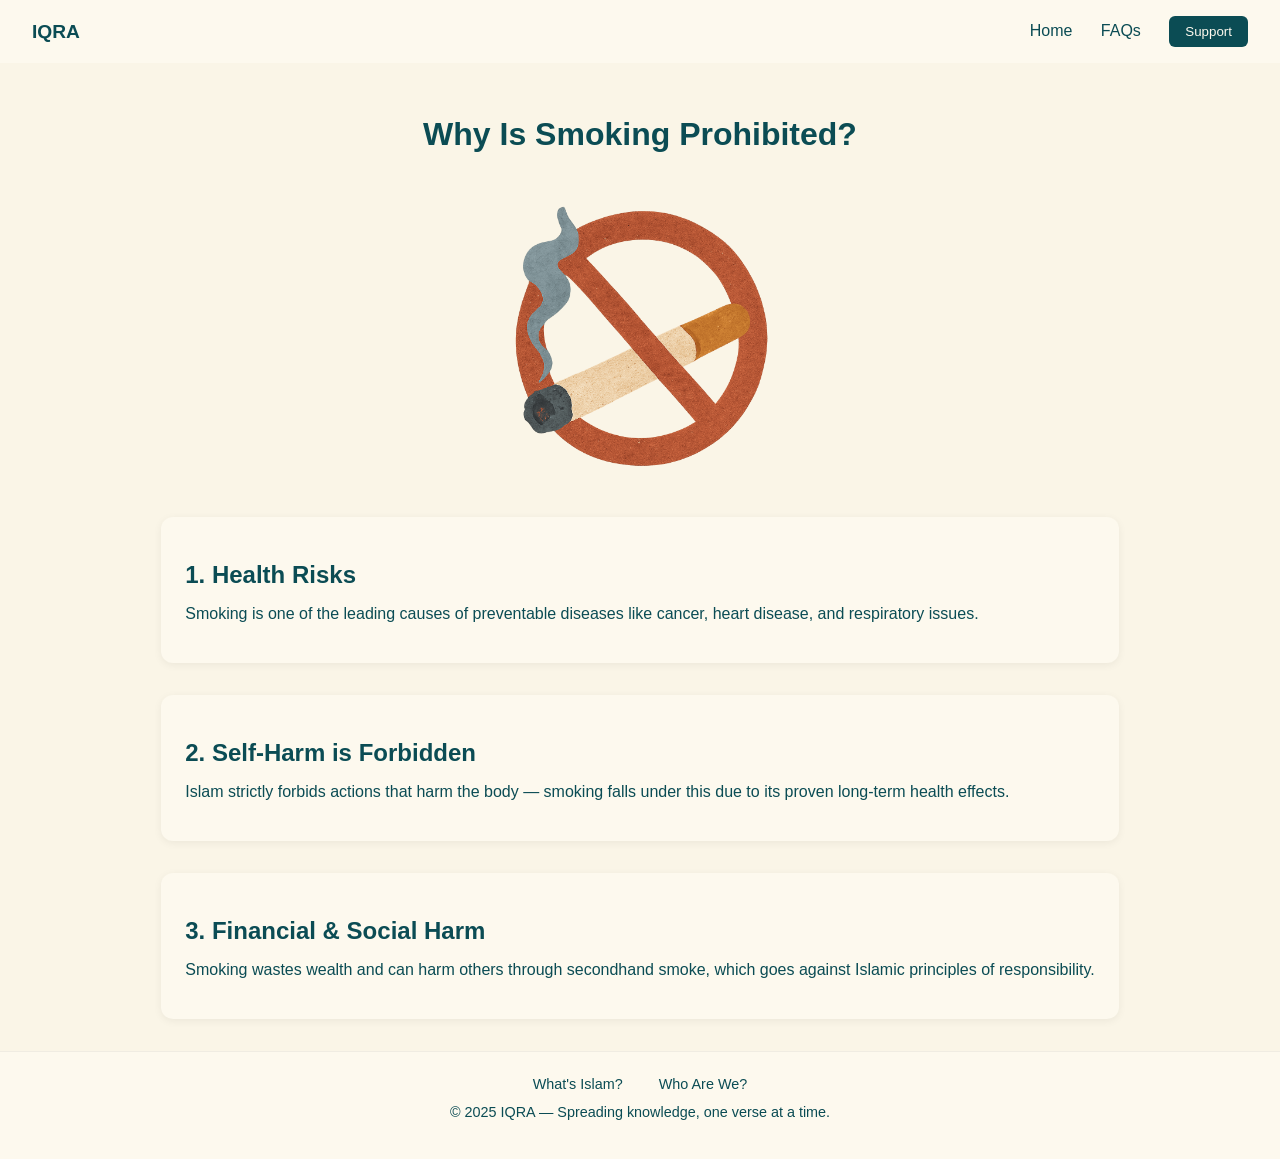
<file: smoking.html>
<!DOCTYPE html>
<html lang="en">
<head>
  <meta charset="UTF-8" />
  <meta name="viewport" content="width=device-width, initial-scale=1.0" />
  <title>Why Is Smoking Prohibited?</title>
  <link rel="stylesheet" href="style.css" />
</head>
<body class="smoking-page">
  <header class="site-header">
    <div class="logo">IQRA</div>
    <nav>
      <a href="index.html">Home</a>

      <a href="faq.html">FAQs</a>
      <button class="support">Support</button>
    </nav>
  </header>
  <main class="container smoking-section">
    <h1>Why Is Smoking Prohibited?</h1>

    <div class="smoking-illustration">
      <img src="./assets/images/noSmoking.png" alt="Illustration explaining why smoking is prohibited" />
    </div>

    <div class="smoking-reasons">
      <div class="reason">
        <h2>1. Health Risks</h2>
        <p>Smoking is one of the leading causes of preventable diseases like cancer, heart disease, and respiratory issues.</p>
      </div>
      <div class="reason">
        <h2>2. Self-Harm is Forbidden</h2>
        <p>Islam strictly forbids actions that harm the body — smoking falls under this due to its proven long-term health effects.</p>
      </div>
      <div class="reason">
        <h2>3. Financial & Social Harm</h2>
        <p>Smoking wastes wealth and can harm others through secondhand smoke, which goes against Islamic principles of responsibility.</p>
      </div>
    </div>
  </main>
  <footer class="site-footer">
    <div class="footer-content">
      <a href="islam.html">What's Islam?</a>
      <a href="whoRwe.html">Who Are We?</a>
      <p>&copy; 2025 IQRA — Spreading knowledge, one verse at a time.</p>
    </div>
  </footer>
</body>
</html>
</file>
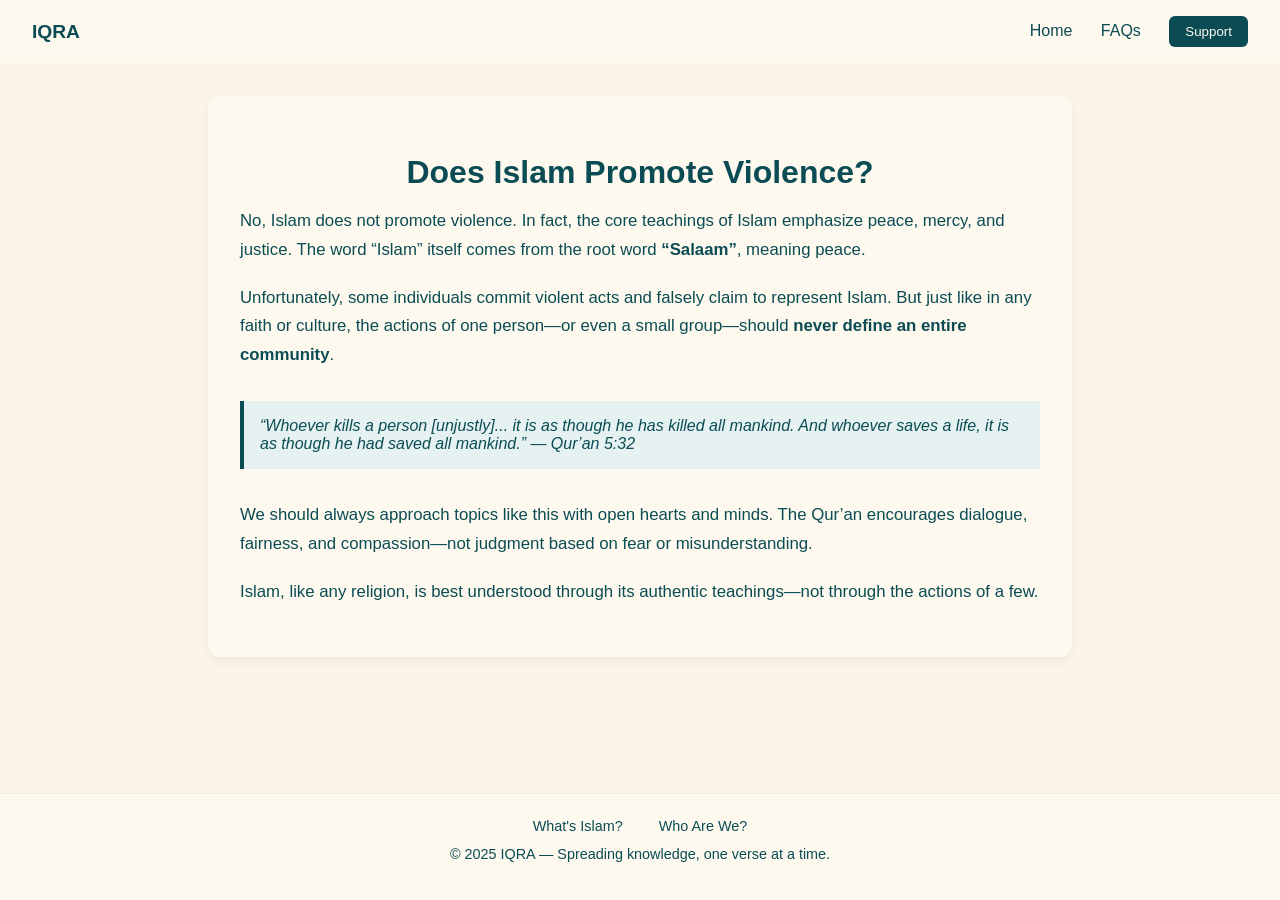
<file: violence.html>
<!DOCTYPE html>
<html lang="en">
<head>
  <meta charset="UTF-8" />
  <meta name="viewport" content="width=device-width, initial-scale=1.0"/>
  <title>Does Islam Promote Violence?</title>
  <link rel="stylesheet" href="style.css" />
  <style>
    .content {
      max-width: 800px;
      margin: 2rem auto;
      padding: 2rem;
      background-color: rgb(253, 249, 238);
      border-radius: 12px;
      box-shadow: 0 4px 12px rgba(0, 0, 0, 0.05);
    }

    .content h1 {
      color: rgb(11, 76, 84);
      font-size: 2rem;
      margin-bottom: 1rem;
      text-align: center;
    }

    .content p {
      font-size: 1.05rem;
      line-height: 1.7;
      margin-bottom: 1.2rem;
    }

    .content blockquote {
      background-color: rgb(230, 242, 241);
      border-left: 4px solid rgb(11, 76, 84);
      padding: 1rem;
      font-style: italic;
      margin: 2rem 0;
    }


  </style>
</head>
<body>

  <header class="site-header">
    <div class="logo">IQRA</div>
    <nav>
      <a href="index.html">Home</a>
      <a href="faq.html">FAQs</a>
      <button class="support">Support</button>
    </nav>
  </header>

  <main>
    <section class="content">
      <h1>Does Islam Promote Violence?</h1>

      <p>No, Islam does not promote violence. In fact, the core teachings of Islam emphasize peace, mercy, and justice. The word “Islam” itself comes from the root word <strong>“Salaam”</strong>, meaning peace.</p>

      <p>Unfortunately, some individuals commit violent acts and falsely claim to represent Islam. But just like in any faith or culture, the actions of one person—or even a small group—should <strong>never define an entire community</strong>.</p>

      <blockquote>
        “Whoever kills a person [unjustly]... it is as though he has killed all mankind. And whoever saves a life, it is as though he had saved all mankind.” — Qur’an 5:32
      </blockquote>

      <p>We should always approach topics like this with open hearts and minds. The Qur’an encourages dialogue, fairness, and compassion—not judgment based on fear or misunderstanding.</p>

      <p>Islam, like any religion, is best understood through its authentic teachings—not through the actions of a few.</p>

    </section>
  </main>

  <footer class="site-footer">
    <a href="islam.html">What's Islam?</a>
    <a href="whoRwe.html">Who Are We?</a>
    <p>&copy; 2025 IQRA — Spreading knowledge, one verse at a time.</p>
  </footer>

</body>
</html>
</file>
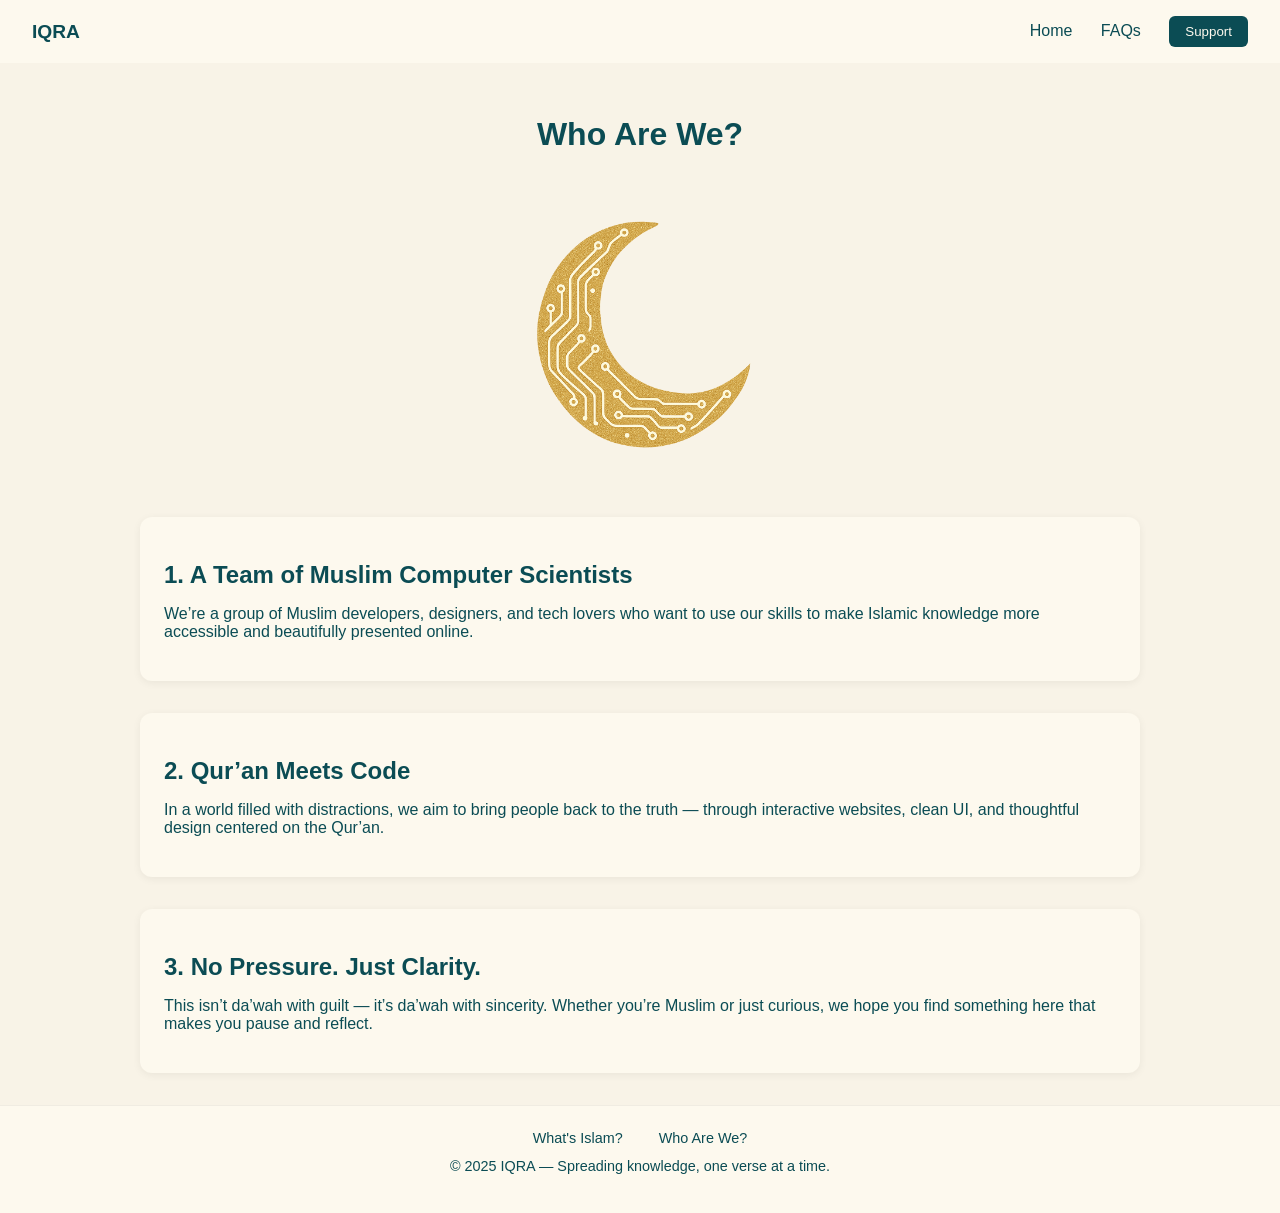
<file: whoRwe.html>
<!DOCTYPE html>
<html lang="en">
<head>
  <meta charset="UTF-8" />
  <meta name="viewport" content="width=device-width, initial-scale=1.0" />
  <title>Who Are We?</title>
  <link rel="stylesheet" href="style.css" />
</head>
<body class="creation-page">
  <header class="site-header">
    <div class="logo">IQRA</div>
    <nav>
      <a href="index.html">Home</a>
      <a href="faq.html">FAQs</a>
      <button class="support">Support</button>
    </nav>
  </header>

  <main class="container creation-section">
    <h1>Who Are We?</h1>

    <div class="creation-illustration">
      <img src="./assets/images/circuit.png" alt="Illustration of a team of Muslim developers or designers" />
    </div>

    <div class="creation-values">
      <div class="value">
        <h2>1. A Team of Muslim Computer Scientists</h2>
        <p>We’re a group of Muslim developers, designers, and tech lovers who want to use our skills to make Islamic knowledge more accessible and beautifully presented online.</p>
      </div>

      <div class="value">
        <h2>2. Qur’an Meets Code</h2>
        <p>In a world filled with distractions, we aim to bring people back to the truth — through interactive websites, clean UI, and thoughtful design centered on the Qur’an.</p>
      </div>

      <div class="value">
        <h2>3. No Pressure. Just Clarity.</h2>
        <p>This isn’t da’wah with guilt — it’s da’wah with sincerity. Whether you’re Muslim or just curious, we hope you find something here that makes you pause and reflect.</p>
      </div>
    </div>
  </main>

  <footer class="site-footer">
    <div class="footer-content">
      <a href="islam.html">What's Islam?</a>
      <a href="whoRwe.html">Who Are We?</a>
      <p>&copy; 2025 IQRA — Spreading knowledge, one verse at a time.</p>
    </div>
  </footer>
</body>
</html>
</file>
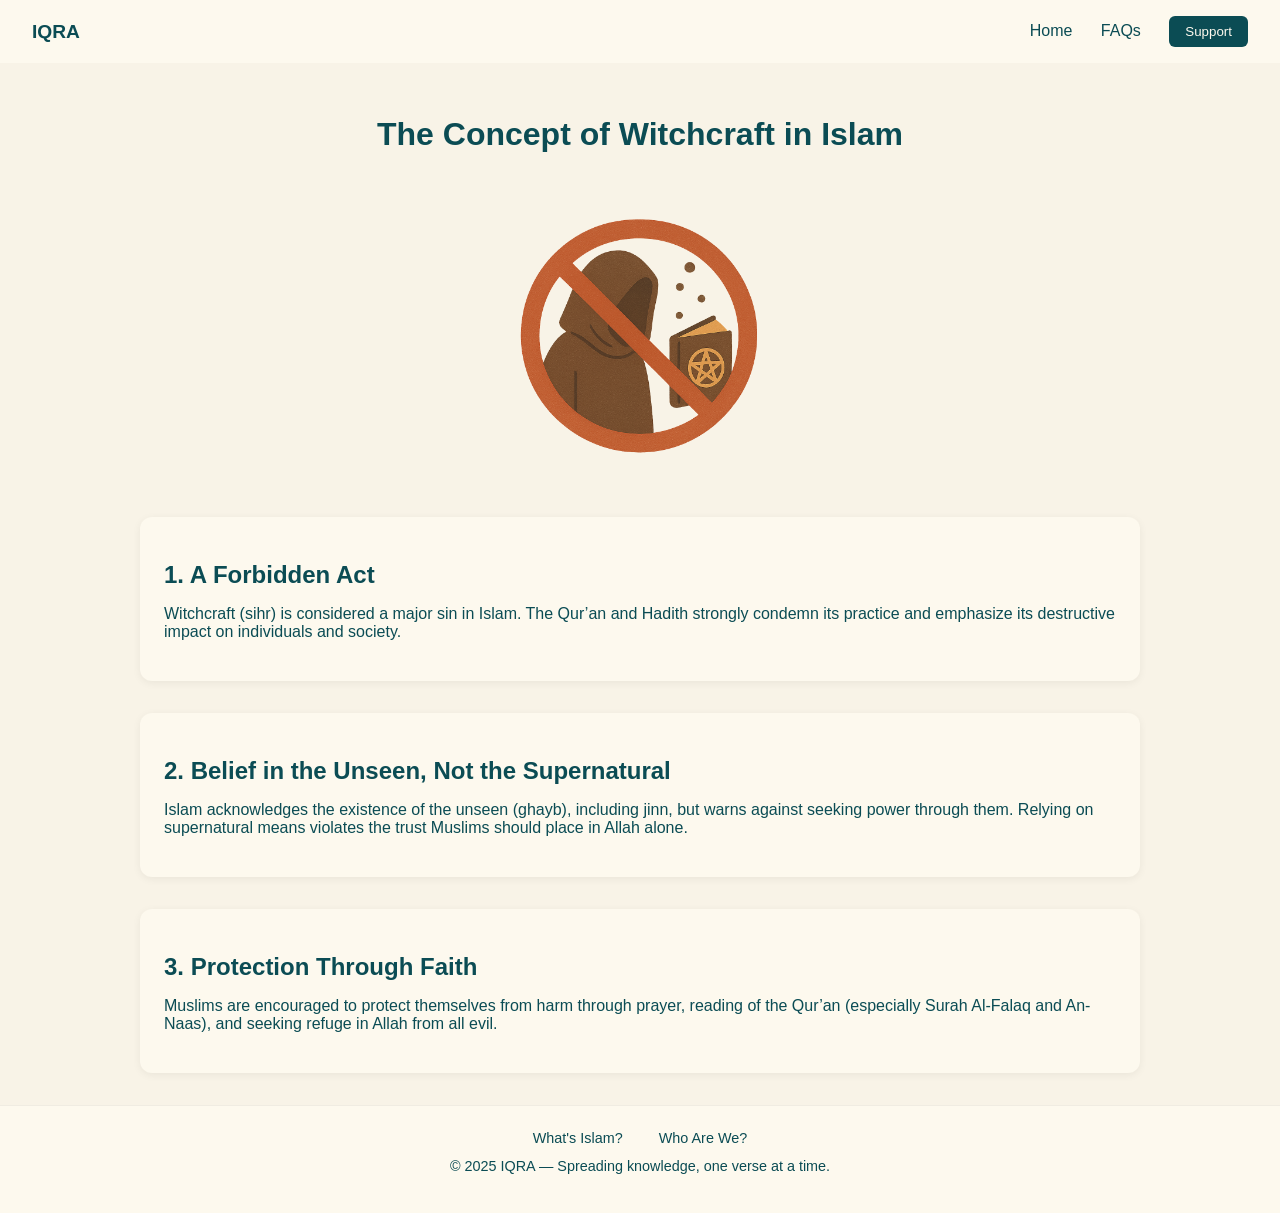
<file: witchcraft.html>
<!DOCTYPE html>
<html lang="en">
<head>
  <meta charset="UTF-8" />
  <meta name="viewport" content="width=device-width, initial-scale=1.0" />
  <title>Witchcraft in Islam</title>
  <link rel="stylesheet" href="style.css" />
</head>
<body class="witchcraft-page">
  <header class="site-header">
    <div class="logo">IQRA</div>
    <nav>
      <a href="index.html">Home</a>
      <a href="faq.html">FAQs</a>
      <button class="support">Support</button>
    </nav>
  </header>

  <main class="container witchcraft-section">
    <h1>The Concept of Witchcraft in Islam</h1>

    <div class="witchcraft-illustration">
      <img src="./assets/images/witch.png" alt="Illustration symbolizing witchcraft in Islam" />
    </div>

    <div class="witchcraft-values">
      <div class="value">
        <h2>1. A Forbidden Act</h2>
        <p>Witchcraft (sihr) is considered a major sin in Islam. The Qur’an and Hadith strongly condemn its practice and emphasize its destructive impact on individuals and society.</p>
      </div>

      <div class="value">
        <h2>2. Belief in the Unseen, Not the Supernatural</h2>
        <p>Islam acknowledges the existence of the unseen (ghayb), including jinn, but warns against seeking power through them. Relying on supernatural means violates the trust Muslims should place in Allah alone.</p>
      </div>

      <div class="value">
        <h2>3. Protection Through Faith</h2>
        <p>Muslims are encouraged to protect themselves from harm through prayer, reading of the Qur’an (especially Surah Al-Falaq and An-Naas), and seeking refuge in Allah from all evil.</p>
      </div>
    </div>
    
  </main>

  <footer class="site-footer">
    <div class="footer-content">
      <a href="islam.html">What's Islam?</a>
      <a href="whoRwe.html">Who Are We?</a>
      <p>&copy; 2025 IQRA — Spreading knowledge, one verse at a time.</p>
    </div>
  </footer>
</body>
</html>
</file>
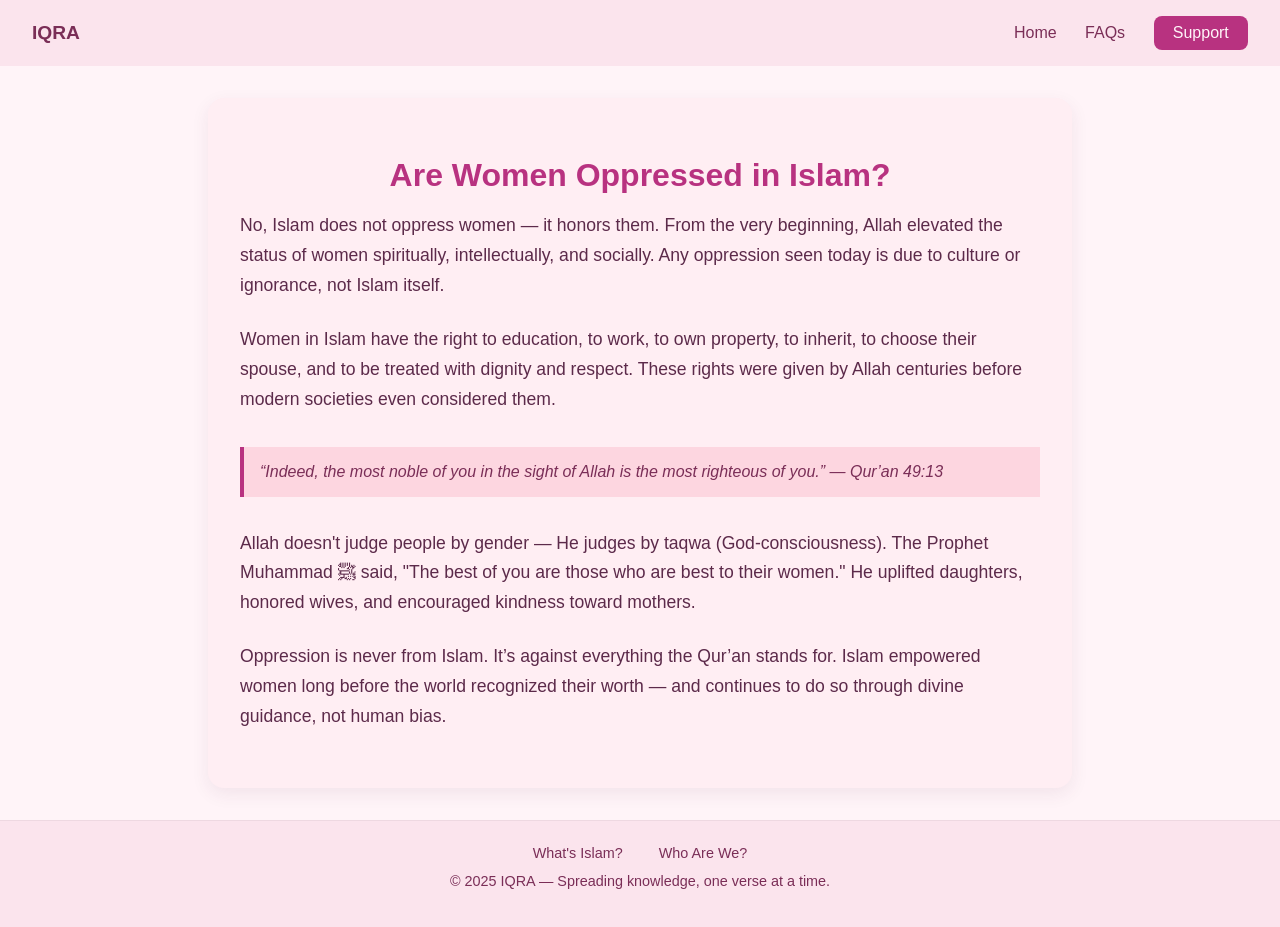
<file: women.html>
<!DOCTYPE html>
<html lang="en">
<head>
  <meta charset="UTF-8" />
  <meta name="viewport" content="width=device-width, initial-scale=1.0"/>
  <title>Are Women Oppressed in Islam?</title>
  <link rel="stylesheet" href="style.css" />
  <style>
    body {
      background-color: #fff4f8;
      font-family: 'Segoe UI', Tahoma, Geneva, Verdana, sans-serif;
      color: #5c2a4a;
    }

    .content {
      max-width: 800px;
      margin: 2rem auto;
      padding: 2rem;
      background-color: #ffeef3;
      border-radius: 16px;
      box-shadow: 0 6px 18px rgba(92, 42, 74, 0.08);
    }

    .content h1 {
      color: #b83280;
      font-size: 2rem;
      margin-bottom: 1rem;
      text-align: center;
    }

    .content p {
      font-size: 1.1rem;
      line-height: 1.7;
      margin-bottom: 1.5rem;
    }

    .content blockquote {
      background-color: #fdd6e0;
      border-left: 4px solid #b83280;
      padding: 1rem;
      font-style: italic;
      margin: 2rem 0;
      color: #7a2e57;
    }


    /* Header and Footer Pink Twist */
    .site-header {
      background-color: #fbe4ed;
    }

    .site-header .logo,
    .site-header nav a,
    .site-footer,
    .site-footer a,
    .site-footer p {
      color: #7a2e57;
    }

    .site-footer {
      background-color: #fbe4ed;
      padding: 1.5rem 2rem;
      font-size: 0.9rem;
      text-align: center;
      border-top: 1px solid rgba(0, 0, 0, 0.05);
    }

    .site-footer a {
      margin: 0 1rem;
      font-weight: 500;
      text-decoration: none;
    }

    .site-footer a:hover {
      text-decoration: underline;
    }

    .support {
  background-color: #b83280;
  color: #fff4f8;
  border: none;
  padding: 0.5rem 1.2rem;
  border-radius: 8px;
  cursor: pointer;
  font-size: 1rem;
  font-weight: 500;
  transition: background-color 0.3s ease;
}

.support:hover {
  background-color: #972466;
}

  </style>
</head>
<body>

  <header class="site-header">
    <div class="logo">IQRA</div>
    <nav>
      <a href="index.html">Home</a>
      <a href="faq.html">FAQs</a>
      <button class="support">Support</button>
    </nav>
  </header>

  <main>
    <section class="content">
      <h1>Are Women Oppressed in Islam?</h1>

      <p>No, Islam does not oppress women — it honors them. From the very beginning, Allah elevated the status of women spiritually, intellectually, and socially. Any oppression seen today is due to culture or ignorance, not Islam itself.</p>

      <p>Women in Islam have the right to education, to work, to own property, to inherit, to choose their spouse, and to be treated with dignity and respect. These rights were given by Allah centuries before modern societies even considered them.</p>

      <blockquote>
        “Indeed, the most noble of you in the sight of Allah is the most righteous of you.” — Qur’an 49:13
      </blockquote>

      <p>Allah doesn't judge people by gender — He judges by taqwa (God-consciousness). The Prophet Muhammad ﷺ said, "The best of you are those who are best to their women." He uplifted daughters, honored wives, and encouraged kindness toward mothers.</p>

      <p>Oppression is never from Islam. It’s against everything the Qur’an stands for. Islam empowered women long before the world recognized their worth — and continues to do so through divine guidance, not human bias.</p>

    </section>
  </main>

  <footer class="site-footer">
    <a href="islam.html">What's Islam?</a>
    <a href="whoRwe.html">Who Are We?</a>
    <p>&copy; 2025 IQRA — Spreading knowledge, one verse at a time.</p>
  </footer>

</body>
</html>
</file>
<file: style.css>
/* === General Styles === */
body {
  margin: 0;
  font-family: 'Segoe UI', Tahoma, Geneva, Verdana, sans-serif;
  background-color: rgb(248, 243, 231);
  color: rgb(11, 76, 84);
}

.container {
  max-width: 1100px;
  margin: 0 auto;
  padding: 2rem;
}

/* === Header === */
.site-header {
  display: flex;
  justify-content: space-between;
  align-items: center;
  padding: 1rem 2rem;
  background-color: rgb(253, 249, 238);
}

.site-header .logo {
  font-weight: bold;
  font-size: 1.2rem;
  color: rgb(11, 76, 84);
}

.site-header nav a {
  margin-right: 1.5rem;
  text-decoration: none;
  color: rgb(11, 76, 84);
  font-weight: 500;
}

.support {
  background-color: rgb(11, 76, 84);
  color: rgb(253, 249, 238);
  border: none;
  padding: 0.5rem 1rem;
  border-radius: 6px;
  cursor: pointer;
}

/* === Hero Section === */
.hero {
  display: flex;
  align-items: center;
  justify-content: space-between;
  flex-wrap: wrap;
  margin-bottom: 3rem;
}

.text-content {
  max-width: 500px;
}

.text-content h1 {
  font-size: 2.5rem;
  margin-bottom: 0.5rem;
}

.text-content p {
  font-size: 1.2rem;
}

.image-content img {
  width: 250px;
  height: auto;
}

/* === Explore by Theme Section === */
.themes {
  margin-top: 3rem;
}

.themes h2 {
  font-size: 1.6rem;
  margin-bottom: 1rem;
  color: rgb(11, 76, 84);
}

.theme-cards {
  display: flex;
  gap: 1rem;
  flex-wrap: wrap;
  justify-content: center;
}

.theme-cards .card {
  background-color: rgb(253, 249, 238);
  padding: 1rem;
  border-radius: 10px;
  box-shadow: 0 2px 5px rgba(0, 0, 0, 0.05);
  flex: 1 1 22%;
  display: flex;
  flex-direction: column;
  align-items: center;
  text-align: center;
  min-width: 180px;
  max-width: 220px;
}

.theme-cards .card .icon img {
  width: 60px;
  height: auto;
  margin-bottom: 0.5rem;
}

.theme-cards .card p {
  margin: 0;
  font-weight: 500;
}

/* === What the Qur’an Really Says Section === */
.quran-says {
  margin-top: 3rem;
}

.quran-says h2 {
  font-size: 1.6rem;
  margin-bottom: 1rem;
  color: rgb(11, 76, 84);
}

.quran-says .question-cards {
  display: flex;
  gap: 1rem;
  flex-wrap: wrap;
}

.quran-says .card {
  background-color: rgb(253, 249, 238);;
  padding: 1rem;
  border-radius: 10px;
  box-shadow: 0 2px 5px rgba(0, 0, 0, 0.05);
  flex: 1 1 30%;
  display: flex;
  flex-direction: column;
  align-items: center;
  text-align: center;
  position: relative;
  min-width: 220px;
}

.quran-says .card .icon img {
  width: 60px;
  height: auto;
  margin-bottom: 0.5rem;
}

.quran-says .card p {
  margin: 0.5rem 0;
  font-weight: 500;
}

.quran-says .arrow {
  position: absolute;
  bottom: 10px;
  right: 10px;
  font-size: 1.2rem;
  color: rgb(11, 76, 84);
}

/* === Why Is It Haram Section === */
.questions h2 {
  font-size: 1.6rem;
  margin-top: 3rem;
  margin-bottom: 1rem;
}

.question-cards {
  display: flex;
  gap: 1rem;
  flex-wrap: wrap;
}

.card {
  background-color: rgb(253, 249, 238);
  padding: 1rem;
  border-radius: 10px;
  box-shadow: 0 2px 5px rgba(0, 0, 0, 0.05);
  flex: 1 1 30%;
  display: flex;
  flex-direction: column;
  align-items: center;
  text-align: center;
  position: relative;
  min-width: 220px;
  text-decoration: none;
  color: inherit;
}

.card .icon img {
  width: 60px;
  height: auto;
  margin-bottom: 0.5rem;
}

.card p {
  margin: 0.5rem 0;
  font-weight: 500;
}

.card .arrow {
  position: absolute;
  bottom: 10px;
  right: 10px;
  font-size: 1.2rem;
  color: rgb(11, 76, 84);
}

/* === Random Verse Section === */
.random-verse {
  display: flex;
  align-items: center;
  justify-content: center;
  flex-wrap: wrap;
  gap: 2rem;
  margin-top: 3rem;
  padding: 2rem;
  background-color: rgb(253, 249, 238);;
  border-radius: 12px;
  box-shadow: 0 4px 10px rgba(0, 0, 0, 0.05);
}

.verse-icon img {
  width: 100px;
  height: auto;
}

.verse-text {
  max-width: 500px;
  text-align: center;
}

.verse-text h2 {
  font-size: 1.6rem;
  margin-bottom: 1rem;
  color: rgb(11, 76, 84);
}

.verse-text p {
  font-size: 1.1rem;
  margin-bottom: 1rem;
  color: rgb(11, 76, 84);
  font-weight: 500;
}

.verse-text button {
  background-color: rgb(11, 76, 84);
  color: white;
  border: none;
  padding: 0.7rem 1.2rem;
  border-radius: 6px;
  cursor: pointer;
  font-size: 1rem;
  transition: background-color 0.3s ease;
}

.verse-text button:hover {
  background-color: rgb(8, 61, 68);
}


/* === Chat Section === */
.chat {
  display: flex;
  gap: 2rem;
  margin-top: 3rem;
  flex-wrap: wrap;
  align-items: center;
}

.chat-image img {
  width: 250px;
  height: auto;
}

.chat-text h2 {
  font-size: 1.5rem;
  margin-bottom: 0.5rem;
}

.chat-text p {
  font-size: 1rem;
  max-width: 500px;
}

/* === pork.html Section === */

body {
  background-color: rgb(250, 245, 231); /* creamy tone */
  font-family: 'Segoe UI', Tahoma, Geneva, Verdana, sans-serif;
}

.container {
  max-width: 1000px;
  margin: 0 auto;
  padding: 2rem;
}

.pork-section h1 {
  font-size: 2rem;
  margin-bottom: 2rem;
  color: rgb(11, 76, 84);
  text-align: center;
}

.pork-illustration img {
  display: block;
  margin: 0 auto 2rem auto;
  max-width: 300px;
  height: auto;
}

.pork-reasons {
  display: flex;
  flex-direction: column;
  gap: 2rem;
}

.reason {
  background-color: rgb(253, 249, 238);
  padding: 1.5rem;
  border-radius: 12px;
  box-shadow: 0 2px 8px rgba(0, 0, 0, 0.06);
}

.reason h2 {
  margin-bottom: 0.5rem;
  color: rgb(11, 76, 84);
}

.reason p {
  font-size: 1rem;
}

/* === smoking.html Section === */

.smoking-page {
  background-color: rgb(250, 245, 231);
  }

.smoking-section h1 {
  font-size: 2rem;
  margin-bottom: 2rem;
  color: rgb(11, 76, 84);
  text-align: center;
}

.smoking-illustration img {
  display: block;
  margin: 0 auto 2rem auto;
  max-width: 300px;
  height: auto;
}

.smoking-reasons {
  display: flex;
  flex-direction: column;
  gap: 2rem;
}

.reason {
  background-color: rgb(253, 249, 238);
  padding: 1.5rem;
  border-radius: 12px;
  box-shadow: 0 2px 8px rgba(0, 0, 0, 0.06);
}

.reason h2 {
  margin-bottom: 0.5rem;
  color: rgb(11, 76, 84);
}

.reason p {
  font-size: 1rem;
}

/* === alcohol.html Section === */

.alcohol-page {
  background-color: rgb(250, 245, 231);
  }


.alcohol-section h1 {
  font-size: 2rem;
  margin-bottom: 2rem;
  color: rgb(11, 76, 84);
  text-align: center;
}

.alcohol-illustration img {
  display: block;
  margin: 0 auto 2rem auto;
  max-width: 300px;
  height: auto;
}

.alcohol-reasons {
  display: flex;
  flex-direction: column;
  gap: 2rem;
}

.reason {
  background-color: rgb(253, 249, 238);
  padding: 1.5rem;
  border-radius: 12px;
  box-shadow: 0 2px 8px rgba(0, 0, 0, 0.06);
}

.reason h2 {
  margin-bottom: 0.5rem;
  color: rgb(11, 76, 84);
}

.reason p {
  font-size: 1rem;
}

/* === family.html Section === */

.family-page {
  background-color: rgb(248, 243, 231);
}

.family-section h1 {
  font-size: 2rem;
  margin-bottom: 2rem;
  color: rgb(11, 76, 84);
  text-align: center;
}

.family-illustration img {
  display: block;
  margin: 0 auto 2rem auto;
  max-width: 300px;
  height: auto;
}

.family-values {
  display: flex;
  flex-direction: column;
  gap: 2rem;
}

.value {
  background-color: rgb(253, 249, 238);
  padding: 1.5rem;
  border-radius: 12px;
  box-shadow: 0 2px 8px rgba(0, 0, 0, 0.06);
}

.value h2 {
  margin-bottom: 0.5rem;
  color: rgb(11, 76, 84);
}

.value p {
  font-size: 1rem;
}

/* === justice.html Section === */

.justice-page {
  background-color: rgb(248, 243, 231);
}

.justice-section h1 {
  font-size: 2rem;
  margin-bottom: 2rem;
  color: rgb(11, 76, 84);
  text-align: center;
}

.justice-illustration img {
  display: block;
  margin: 0 auto 2rem auto;
  max-width: 300px;
  height: auto;
}

.justice-values {
  display: flex;
  flex-direction: column;
  gap: 2rem;
}

.value {
  background-color: rgb(253, 249, 238);
  padding: 1.5rem;
  border-radius: 12px;
  box-shadow: 0 2px 8px rgba(0, 0, 0, 0.06);
}

.value h2 {
  margin-bottom: 0.5rem;
  color: rgb(11, 76, 84);
}

.value p {
  font-size: 1rem;
}


/* === mercy.html Section === */

.mercy-page {
  background-color: rgb(248, 243, 231);
}

.mercy-section h1 {
  font-size: 2rem;
  margin-bottom: 2rem;
  color: rgb(11, 76, 84);
  text-align: center;
}

.mercy-illustration img {
  display: block;
  margin: 0 auto 2rem auto;
  max-width: 300px;
  height: auto;
}

.mercy-values {
  display: flex;
  flex-direction: column;
  gap: 2rem;
}

.value {
  background-color: rgb(253, 249, 238);
  padding: 1.5rem;
  border-radius: 12px;
  box-shadow: 0 2px 8px rgba(0, 0, 0, 0.06);
}

.value h2 {
  margin-bottom: 0.5rem;
  color: rgb(11, 76, 84);
}

.value p {
  font-size: 1rem;
}

/* === creation.html Section === */

.creation-page {
  background-color: rgb(248, 243, 231);
}

.creation-section h1 {
  font-size: 2rem;
  margin-bottom: 2rem;
  color: rgb(11, 76, 84);
  text-align: center;
}

.creation-illustration img {
  display: block;
  margin: 0 auto 2rem auto;
  max-width: 300px;
  height: auto;
}

.creation-values {
  display: flex;
  flex-direction: column;
  gap: 2rem;
}

.value {
  background-color: rgb(253, 249, 238);
  padding: 1.5rem;
  border-radius: 12px;
  box-shadow: 0 2px 8px rgba(0, 0, 0, 0.06);
}

.value h2 {
  margin-bottom: 0.5rem;
  color: rgb(11, 76, 84);
}

.value p {
  font-size: 1rem;
}

/* === Footer === */

/* === Page Layout Fix === */
html, body {
  height: 100%;
  margin: 0;
  display: flex;
  flex-direction: column;
}

main {
  flex: 1;
}

/* === Footer Styling === */

.site-footer {
  background-color: rgb(253, 249, 238);
  text-align: center;
  padding: 1.5rem 2rem;
  font-size: 0.9rem;
  color: rgb(11, 76, 84);
  border-top: 1px solid rgba(0, 0, 0, 0.05);
}

.site-footer a {
  color: rgb(11, 76, 84);
  text-decoration: none;
  margin: 0 1rem;
  font-weight: 500;
  display: inline-block;
}

.site-footer a:hover {
  text-decoration: underline;
}

.site-footer p {
  margin-top: 0.75rem;
}

/* === witchcraft.html Section === */

.witchcraft-page {
  background-color: rgb(248, 243, 231);
}

.witchcraft-section h1 {
  font-size: 2rem;
  margin-bottom: 2rem;
  color: rgb(11, 76, 84);
  text-align: center;
}

.witchcraft-illustration img {
  display: block;
  margin: 0 auto 2rem auto;
  max-width: 300px;
  height: auto;
}

.witchcraft-values {
  display: flex;
  flex-direction: column;
  gap: 2rem;
}

.value {
  background-color: rgb(253, 249, 238);
  padding: 1.5rem;
  border-radius: 12px;
  box-shadow: 0 2px 8px rgba(0, 0, 0, 0.06);
}

.value h2 {
  margin-bottom: 0.5rem;
  color: rgb(11, 76, 84);
}

.value p {
  font-size: 1rem;
}

/* === interest.html Section === */

.interest-page {
  background-color: rgb(248, 243, 231);
}

.interest-section h1 {
  font-size: 2rem;
  margin-bottom: 2rem;
  color: rgb(11, 76, 84);
  text-align: center;
}

.interest-illustration img {
  display: block;
  margin: 0 auto 2rem auto;
  max-width: 300px;
  height: auto;
}

.interest-values {
  display: flex;
  flex-direction: column;
  gap: 2rem;
}

.value {
  background-color: rgb(253, 249, 238);
  padding: 1.5rem;
  border-radius: 12px;
  box-shadow: 0 2px 8px rgba(0, 0, 0, 0.06);
}

.value h2 {
  margin-bottom: 0.5rem;
  color: rgb(11, 76, 84);
}

.value p {
  font-size: 1rem;
}

.logo {
  display: flex;
  align-items: center;
  font-size: 1.5rem;
  font-weight: bold;
  color: #004d40;
  gap: 0.5rem; /* spacing between logo and text */
}

.logo-img {
  height: 32px;
  width: auto;
  margin-top: 4px; /* Adjust this value as needed — try 4px to 6px */
}
</file>
